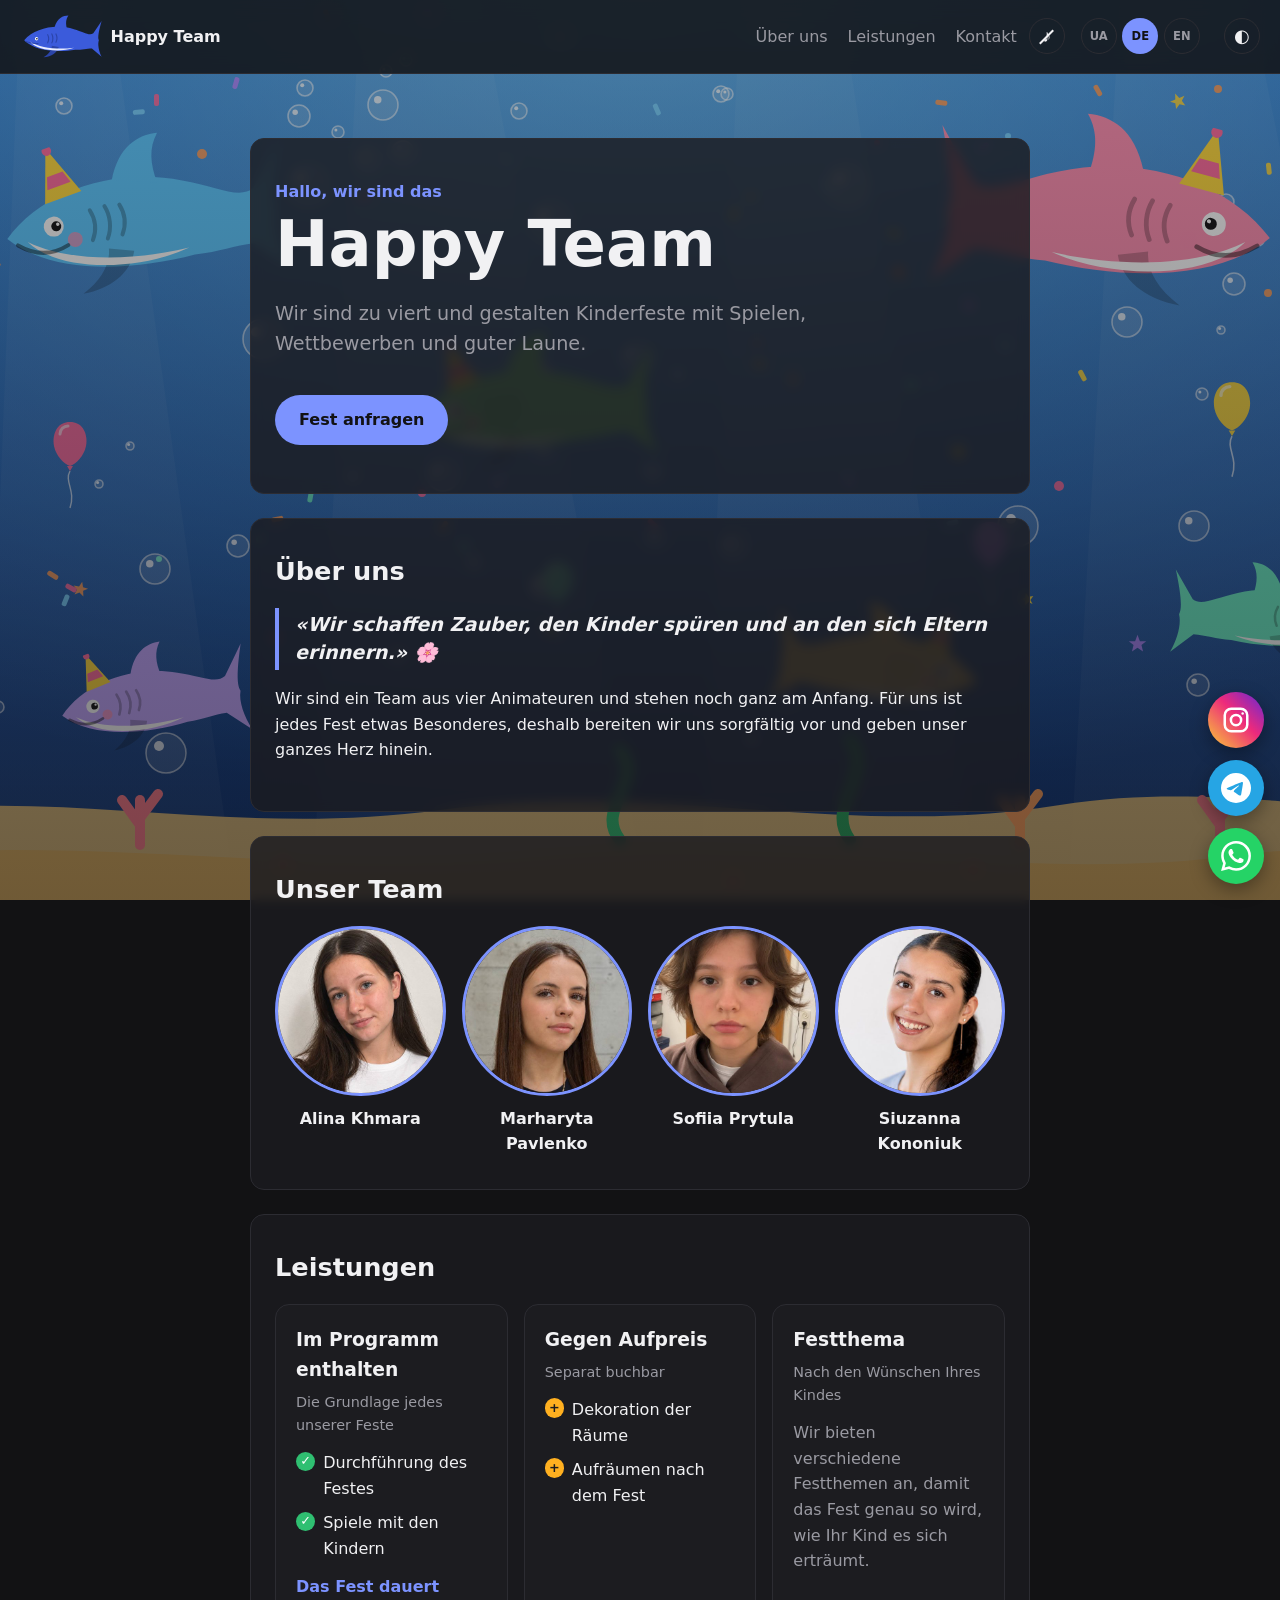
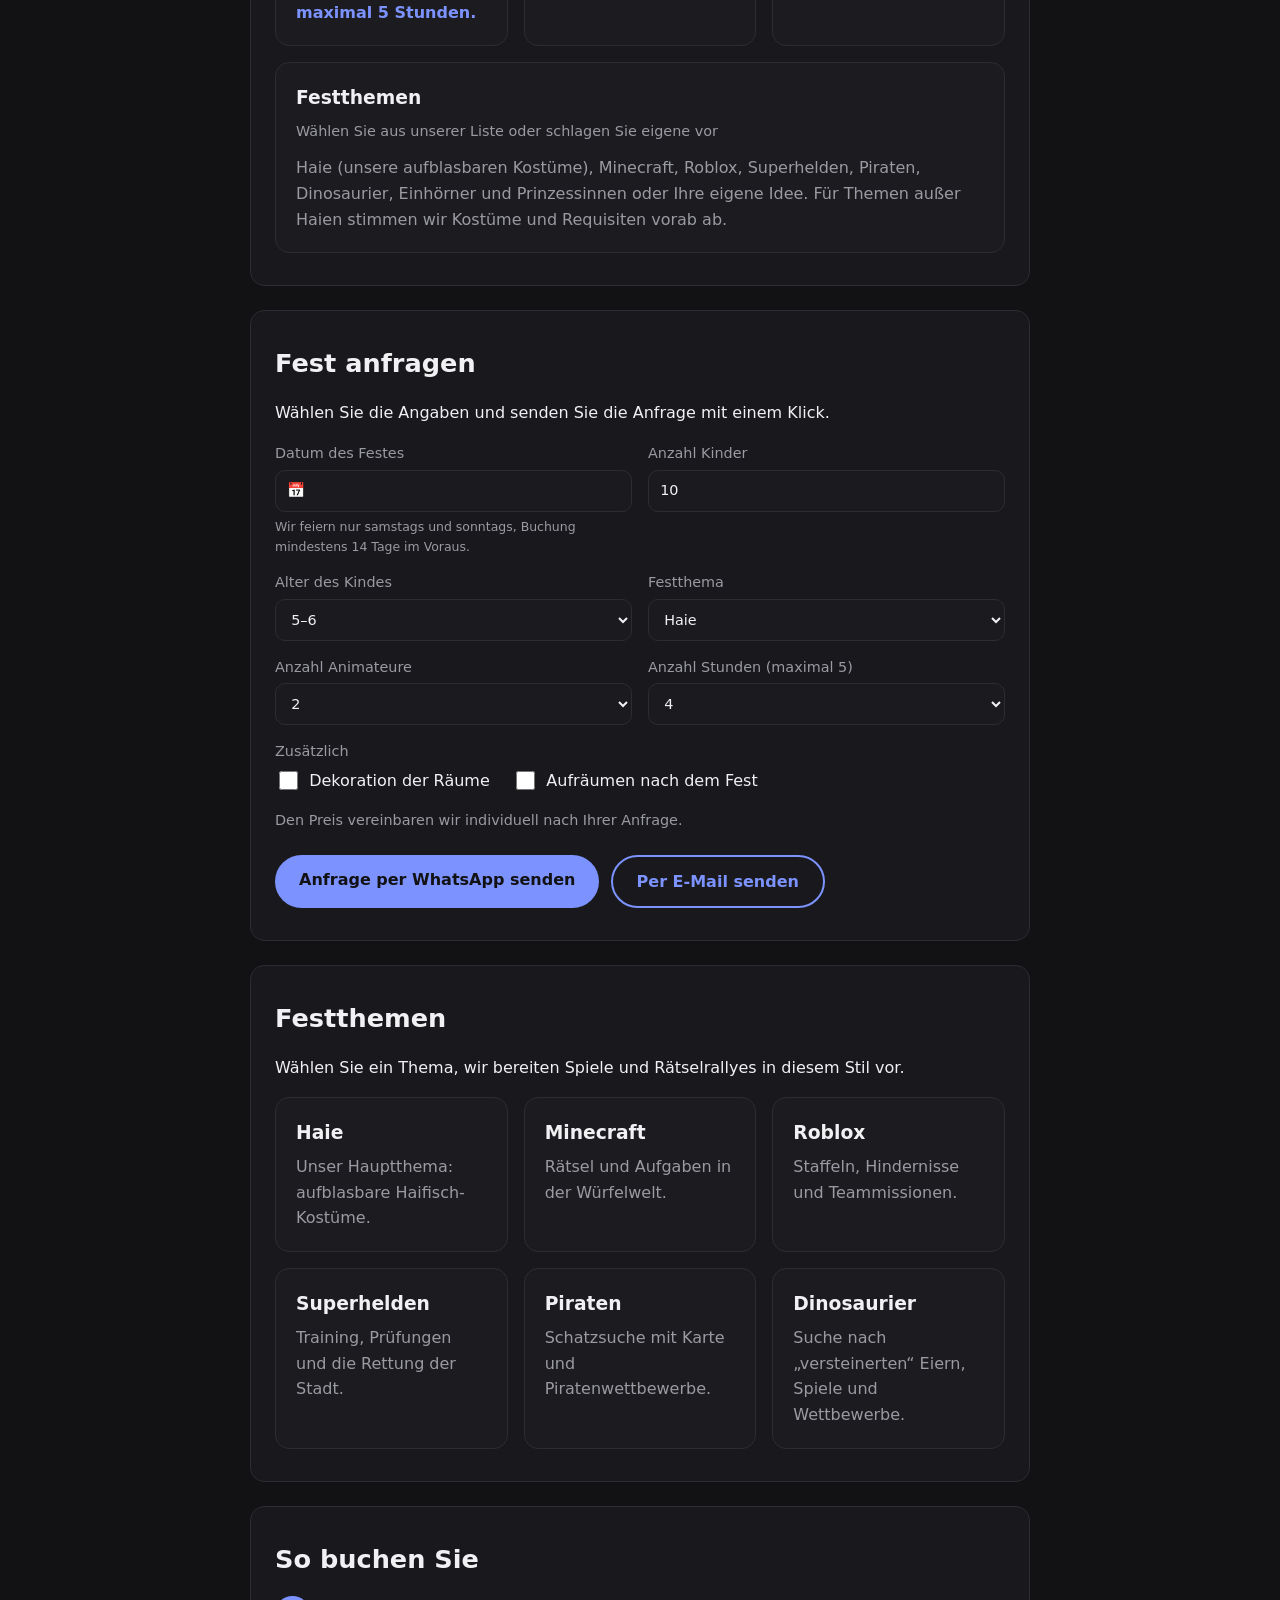
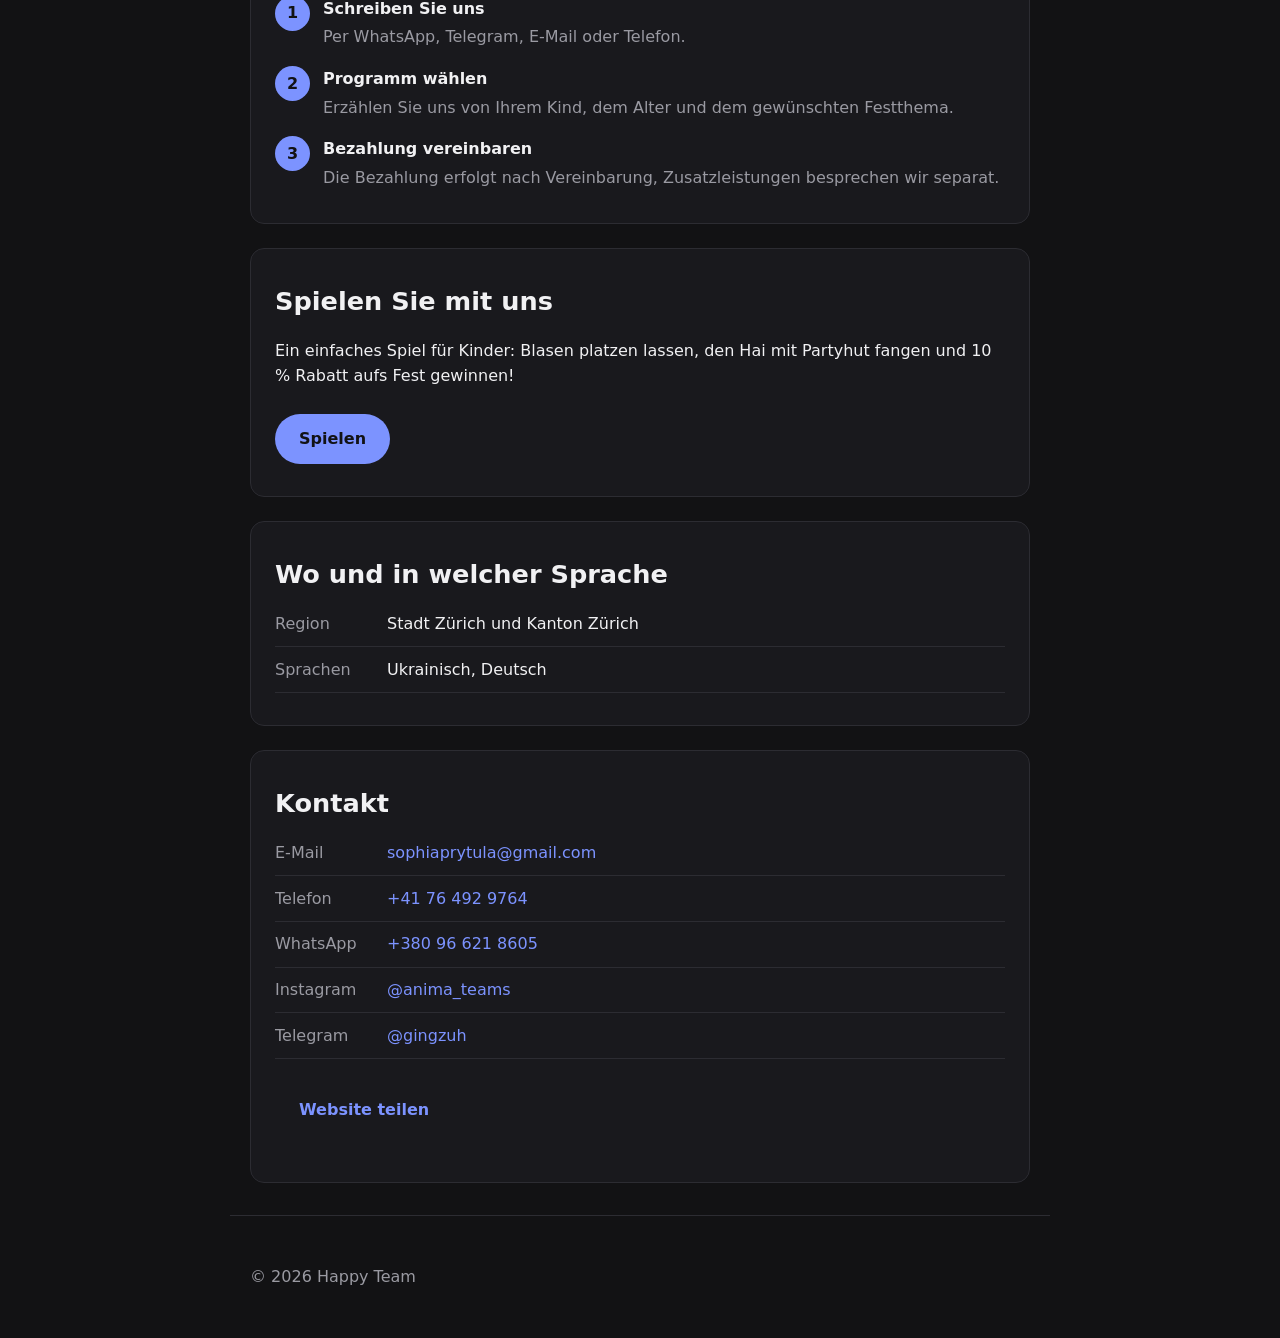
<file: index.html>
<!doctype html>
<html lang="de" data-theme="dark">
<head>
  <meta charset="utf-8">
  <meta name="viewport" content="width=device-width, initial-scale=1">
  <title>Happy Team – Kinderfeste</title>
  <meta name="description" content="Ein Team aus vier Animateuren: Kinderfeste in der Stadt und im Kanton Zürich auf Ukrainisch und Deutsch.">
  <meta property="og:title" content="Happy Team – Kinderfeste">
  <meta property="og:description" content="Ein Team aus vier Animateuren: Kinderfeste in der Stadt und im Kanton Zürich auf Ukrainisch und Deutsch.">
  <meta property="og:type" content="website">
  <meta property="og:url" content="https://anima-shark.github.io/">
  <meta property="og:site_name" content="Happy Team">
  <meta property="og:image" content="https://anima-shark.github.io/og-image.png">
  <meta property="og:image:width" content="1200">
  <meta property="og:image:height" content="630">
  <meta name="twitter:card" content="summary_large_image">
  <link rel="canonical" href="https://anima-shark.github.io/">
  <link rel="alternate" hreflang="uk" href="https://anima-shark.github.io/?lang=uk">
  <link rel="alternate" hreflang="de" href="https://anima-shark.github.io/?lang=de">
  <link rel="alternate" hreflang="en" href="https://anima-shark.github.io/?lang=en">
  <link rel="alternate" hreflang="x-default" href="https://anima-shark.github.io/">
  <script type="application/ld+json">{"@context": "https://schema.org", "@type": "EntertainmentBusiness", "name": "Happy Team", "description": "Ein Team aus vier Animateuren: Kinderfeste in der Stadt und im Kanton Zürich auf Ukrainisch und Deutsch.", "url": "https://anima-shark.github.io/", "image": "https://anima-shark.github.io/og-image.png", "email": "sophiaprytula@gmail.com", "telephone": "+41764929764", "areaServed": [{"@type": "City", "name": "Zürich"}, {"@type": "AdministrativeArea", "name": "Kanton Zürich"}], "availableLanguage": ["uk", "de"], "sameAs": ["https://www.instagram.com/anima_teams/", "https://t.me/gingzuh"]}</script>
  <link rel="icon" type="image/svg+xml" href="logo.svg">
  <script>document.documentElement.classList.add("i18n-pending");setTimeout(function(){document.documentElement.classList.remove("i18n-pending")},2500)</script>
  <link rel="stylesheet" href="style.css?v=20261078">
</head>
<body>
  <header class="header">
    <a class="logo" href="#top" aria-label="Zum Seitenanfang" data-i18n-aria="logo.aria">
      <img src="logo.svg" alt="Haifisch-Logo" data-i18n-alt="logo.alt" width="82" height="44">
      <span data-i18n="logo.text">Happy Team</span>
    </a>
    <nav class="nav" aria-label="Hauptnavigation" data-i18n-aria="nav.aria">
      <a href="#about" data-i18n="nav.about">Über uns</a>
      <a href="#services" data-i18n="nav.services">Leistungen</a>
      <a href="#contacts" data-i18n="nav.contacts">Kontakt</a>
    </nav>
    <button class="theme-toggle" id="musicToggle" type="button" aria-label="Увімкнути музику" aria-pressed="false">♪</button>
    <div class="lang-switch" id="langSwitch" role="group" aria-label="Мова">
      <button type="button" data-lang="uk" aria-pressed="false">UA</button>
      <button type="button" data-lang="de" aria-pressed="true">DE</button>
      <button type="button" data-lang="en" aria-pressed="false">EN</button>
    </div>
    <button class="theme-toggle" id="themeToggle" type="button" aria-label="Design wechseln" data-i18n-aria="theme.aria">◐</button>
  </header>

  <main id="top">
    <section class="hero">
      <p class="eyebrow" data-i18n="hero.eyebrow">Hallo, wir sind das</p>
      <h1 data-i18n="hero.title">Happy Team</h1>
      <p class="lead" data-i18n="hero.lead">Wir sind zu viert und gestalten Kinderfeste mit Spielen, Wettbewerben und guter Laune.</p>
      <a class="btn" href="#calc" data-i18n="hero.btn">Fest anfragen</a>
    </section>

    <section id="about" class="section reveal">
      <h2 data-i18n="about.title">Über uns</h2>
      <blockquote class="quote" data-i18n="about.quote">«Wir schaffen Zauber, den Kinder spüren und an den sich Eltern erinnern.» 🌸</blockquote>
      <p data-i18n="about.text">Wir sind ein Team aus vier Animateuren und stehen noch ganz am Anfang. Für uns ist jedes Fest etwas Besonderes, deshalb bereiten wir uns sorgfältig vor und geben unser ganzes Herz hinein.</p>
    </section>

    <section id="team" class="section reveal">
      <h2 data-i18n="team.title">Unser Team</h2>
      <ul class="team">
        <li><img src="team/alina.jpg?v=20261078" alt="Alina Khmara" width="240" height="240" loading="lazy"><span data-i18n="team.1">Alina Khmara</span></li>
        <li><img src="team/margarita.jpg?v=20261078" alt="Marharyta Pavlenko" width="240" height="240" loading="lazy"><span data-i18n="team.2">Marharyta Pavlenko</span></li>
        <li><img src="team/sofiia.jpg?v=20261078" alt="Sofiia Prytula" width="240" height="240" loading="lazy"><span data-i18n="team.3">Sofiia Prytula</span></li>
        <li><img src="team/siuzana.jpg?v=20261078" alt="Siuzanna Kononiuk" width="240" height="240" loading="lazy"><span data-i18n="team.4">Siuzanna Kononiuk</span></li>
      </ul>
    </section>

    <section id="services" class="section reveal">
      <h2 data-i18n="services.title">Leistungen</h2>
      <div class="cards">
        <article class="card">
          <h3 data-i18n="services.base.title">Im Programm enthalten</h3>
          <p class="card-note" data-i18n="services.base.note">Die Grundlage jedes unserer Feste</p>
          <ul class="checklist base">
            <li data-i18n="services.base.1">Durchführung des Festes</li>
            <li data-i18n="services.base.2">Spiele mit den Kindern</li>
          </ul>
          <p class="price" data-i18n="services.base.price">Das Fest dauert maximal 5 Stunden.</p>
        </article>
        <article class="card">
          <h3 data-i18n="services.extra.title">Gegen Aufpreis</h3>
          <p class="card-note" data-i18n="services.extra.note">Separat buchbar</p>
          <ul class="checklist extra">
            <li data-i18n="services.extra.1">Dekoration der Räume</li>
            <li data-i18n="services.extra.2">Aufräumen nach dem Fest</li>
          </ul>
        </article>
        <article class="card">
          <h3 data-i18n="services.style.title">Festthema</h3>
          <p class="card-note" data-i18n="services.style.note">Nach den Wünschen Ihres Kindes</p>
          <p data-i18n="services.style.text">Wir bieten verschiedene Festthemen an, damit das Fest genau so wird, wie Ihr Kind es sich erträumt.</p>
        </article>
        <article class="card wide">
          <h3 data-i18n="costumes.title">Festthemen</h3>
          <p class="card-note" data-i18n="costumes.note">Wählen Sie aus unserer Liste oder schlagen Sie eigene vor</p>
          <p data-i18n="costumes.text">Haie (unsere aufblasbaren Kostüme), Minecraft, Roblox, Superhelden, Piraten, Dinosaurier, Einhörner und Prinzessinnen oder Ihre eigene Idee. Für Themen außer Haien stimmen wir Kostüme und Requisiten vorab ab.</p>
        </article>
      </div>
    </section>

    <section id="calc" class="section reveal">
      <h2 data-i18n="calc.title">Fest anfragen</h2>
      <p data-i18n="calc.lead">Wählen Sie die Angaben und senden Sie die Anfrage mit einem Klick.</p>
      <form id="calcForm" class="calc-form" autocomplete="off">
        <label class="field"><span data-i18n="calc.date">Datum des Festes</span><input id="cDate" type="text" readonly inputmode="none" placeholder="📅"></label>
        <label class="field"><span data-i18n="calc.kids">Anzahl Kinder</span><input id="cKids" type="number" min="1" max="40" value="10" inputmode="numeric"></label>
        <label class="field"><span data-i18n="calc.age">Alter des Kindes</span>
          <select id="cAge"><option>3–4</option><option selected>5–6</option><option>7–8</option><option>9–10</option><option>11+</option></select>
        </label>
        <label class="field"><span data-i18n="calc.theme">Festthema</span>
          <select id="cTheme">
            <option value="shark" data-i18n="th.shark.name">Haie</option>
            <option value="minecraft" data-i18n="th.minecraft.name">Minecraft</option>
            <option value="roblox" data-i18n="th.roblox.name">Roblox</option>
            <option value="superheroes" data-i18n="th.superheroes.name">Superhelden</option>
            <option value="pirates" data-i18n="th.pirates.name">Piraten</option>
            <option value="dinosaurs" data-i18n="th.dinosaurs.name">Dinosaurier</option>
            <option value="other" data-i18n="calc.theme.other">Anderes Thema oder eigene Idee</option>
          </select>
        </label>
        <label class="field"><span data-i18n="calc.animators">Anzahl Animateure</span>
          <select id="cAnimators"><option>1</option><option selected>2</option><option>3</option><option>4</option></select>
        </label>
        <label class="field"><span data-i18n="calc.hours">Anzahl Stunden (maximal 5)</span>
          <select id="cHours"><option>1</option><option>2</option><option>3</option><option selected>4</option><option>5</option></select>
        </label>
        <fieldset class="field extras">
          <legend data-i18n="calc.extras">Zusätzlich</legend>
          <label class="check"><input id="cDeco" type="checkbox"> <span data-i18n="services.extra.1">Dekoration der Räume</span></label>
          <label class="check"><input id="cClean" type="checkbox"> <span data-i18n="services.extra.2">Aufräumen nach dem Fest</span></label>
        </fieldset>
      </form>
      <p class="price-note" data-i18n="calc.note">Den Preis vereinbaren wir individuell nach Ihrer Anfrage.</p>
      <div class="calc-actions">
        <a id="cWa" class="btn" href="#" target="_blank" rel="noopener" data-i18n="calc.send.wa">Anfrage per WhatsApp senden</a>
        <a id="cMail" class="btn btn-ghost" href="#" data-i18n="calc.send.mail">Per E-Mail senden</a>
      </div>
    </section>

    <section id="themes" class="section reveal">
      <h2 data-i18n="th.section.title">Festthemen</h2>
      <p data-i18n="th.section.lead">Wählen Sie ein Thema, wir bereiten Spiele und Rätselrallyes in diesem Stil vor.</p>
      <div class="cards">
        <a class="card" href="theme-shark.html">
          <h3 data-i18n="th.shark.name">Haie</h3>
          <p data-i18n="th.shark.card">Unser Hauptthema: aufblasbare Haifisch-Kostüme.</p>
        </a>
        <a class="card" href="theme-minecraft.html">
          <h3 data-i18n="th.minecraft.name">Minecraft</h3>
          <p data-i18n="th.minecraft.card">Rätsel und Aufgaben in der Würfelwelt.</p>
        </a>
        <a class="card" href="theme-roblox.html">
          <h3 data-i18n="th.roblox.name">Roblox</h3>
          <p data-i18n="th.roblox.card">Staffeln, Hindernisse und Teammissionen.</p>
        </a>
        <a class="card" href="theme-superheroes.html">
          <h3 data-i18n="th.superheroes.name">Superhelden</h3>
          <p data-i18n="th.superheroes.card">Training, Prüfungen und die Rettung der Stadt.</p>
        </a>
        <a class="card" href="theme-pirates.html">
          <h3 data-i18n="th.pirates.name">Piraten</h3>
          <p data-i18n="th.pirates.card">Schatzsuche mit Karte und Piratenwettbewerbe.</p>
        </a>
        <a class="card" href="theme-dinosaurs.html">
          <h3 data-i18n="th.dinosaurs.name">Dinosaurier</h3>
          <p data-i18n="th.dinosaurs.card">Suche nach „versteinerten“ Eiern, Spiele und Wettbewerbe.</p>
        </a>
      </div>
    </section>

    <section id="how" class="section reveal">
      <h2 data-i18n="how.title">So buchen Sie</h2>
      <ol class="steps">
        <li><strong data-i18n="how.1.t">Schreiben Sie uns</strong><p data-i18n="how.1.d">Per WhatsApp, Telegram, E-Mail oder Telefon.</p></li>
        <li><strong data-i18n="how.2.t">Programm wählen</strong><p data-i18n="how.2.d">Erzählen Sie uns von Ihrem Kind, dem Alter und dem gewünschten Festthema.</p></li>
        <li><strong data-i18n="how.3.t">Bezahlung vereinbaren</strong><p data-i18n="how.3.d">Die Bezahlung erfolgt nach Vereinbarung, Zusatzleistungen besprechen wir separat.</p></li>
      </ol>
    </section>

    <section id="play" class="section reveal">
      <h2 data-i18n="game.link.title">Spielen Sie mit uns</h2>
      <p data-i18n="game.link.text">Ein einfaches Spiel für Kinder: Blasen platzen lassen, den Hai mit Partyhut fangen und 10 % Rabatt aufs Fest gewinnen!</p>
      <a class="btn" href="game.html" data-i18n="game.start">Spielen</a>
    </section>

    <section id="where" class="section reveal">
      <h2 data-i18n="where.title">Wo und in welcher Sprache</h2>
      <ul class="contacts">
        <li><span data-i18n="where.countries.l">Region</span> <span class="v" data-i18n="where.countries.v">Stadt Zürich und Kanton Zürich</span></li>
        <li><span data-i18n="where.langs.l">Sprachen</span> <span class="v" data-i18n="where.langs.v">Ukrainisch, Deutsch</span></li>
      </ul>
    </section>

    <section id="contacts" class="section reveal">
      <h2 data-i18n="contacts.title">Kontakt</h2>
      <ul class="contacts">
        <li><span data-i18n="contacts.email">E-Mail</span> <a href="mailto:sophiaprytula@gmail.com">sophiaprytula@gmail.com</a></li>
        <li><span data-i18n="contacts.phone">Telefon</span> <a href="tel:+41764929764">+41 76 492 9764</a></li>
        <li><span>WhatsApp</span> <a data-wa="380966218605" href="https://wa.me/380966218605" target="_blank" rel="noopener">+380 96 621 8605</a></li>
        <li><span>Instagram</span> <a href="https://www.instagram.com/anima_teams/" target="_blank" rel="noopener">@anima_teams</a></li>
        <li><span>Telegram</span> <a href="https://t.me/gingzuh" target="_blank" rel="noopener">@gingzuh</a></li>
      </ul>
      <p><button type="button" id="shareBtn" class="btn btn-ghost" data-i18n="share.btn">Website teilen</button></p>
    </section>
  </main>

  <footer class="footer">
    <p>© <span id="year"></span> <span data-i18n="footer.name">Happy Team</span></p>
  </footer>

  <a class="wa-fab ig-fab" href="https://www.instagram.com/anima_teams/" target="_blank" rel="noopener" aria-label="Instagram öffnen" data-i18n-aria="ig.aria">
    <svg viewBox="0 0 24 24" width="28" height="28" aria-hidden="true" fill="none" stroke="currentColor" stroke-width="2" stroke-linecap="round" stroke-linejoin="round"><rect x="3" y="3" width="18" height="18" rx="5.2"/><circle cx="12" cy="12" r="4.1"/><circle cx="17.3" cy="6.7" r="1" fill="currentColor" stroke="none"/></svg>
  </a>

  <a class="wa-fab tg-fab" href="https://t.me/gingzuh" target="_blank" rel="noopener" aria-label="Per Telegram schreiben" data-i18n-aria="tg.aria">
    <svg viewBox="0 0 24 24" width="28" height="28" aria-hidden="true"><path fill="currentColor" d="M11.944 0A12 12 0 0 0 0 12a12 12 0 0 0 12 12 12 12 0 0 0 12-12A12 12 0 0 0 12 0a12 12 0 0 0-.056 0zm4.962 7.224c.1-.002.321.023.465.14a.506.506 0 0 1 .171.325c.016.093.036.306.02.472-.18 1.898-.962 6.502-1.36 8.627-.168.9-.499 1.201-.82 1.23-.696.065-1.225-.46-1.9-.902-1.056-.693-1.653-1.124-2.678-1.8-1.185-.78-.417-1.21.258-1.91.177-.184 3.247-2.977 3.307-3.23.007-.032.014-.15-.056-.212s-.174-.041-.249-.024c-.106.024-1.793 1.14-5.061 3.345-.48.33-.913.49-1.302.48-.428-.008-1.252-.241-1.865-.44-.752-.245-1.349-.374-1.297-.789.027-.216.325-.437.893-.663 3.498-1.524 5.83-2.529 6.998-3.014 3.332-1.386 4.025-1.627 4.476-1.635z"/></svg>
  </a>

  <a class="wa-fab" data-wa="380966218605" href="https://wa.me/380966218605" target="_blank" rel="noopener" aria-label="Per WhatsApp schreiben" data-i18n-aria="wa.aria">
    <svg viewBox="0 0 24 24" width="30" height="30" aria-hidden="true"><path fill="currentColor" d="M17.472 14.382c-.297-.149-1.758-.867-2.03-.967-.273-.099-.471-.148-.67.15-.197.297-.767.966-.94 1.164-.173.199-.347.223-.644.075-.297-.15-1.255-.463-2.39-1.475-.883-.788-1.48-1.761-1.653-2.059-.173-.297-.018-.458.13-.606.134-.133.298-.347.446-.52.149-.174.198-.298.298-.497.099-.198.05-.371-.025-.52-.075-.149-.669-1.612-.916-2.207-.242-.579-.487-.5-.669-.51-.173-.008-.371-.01-.57-.01-.198 0-.52.074-.792.372-.272.297-1.04 1.016-1.04 2.479 0 1.462 1.065 2.875 1.213 3.074.149.198 2.096 3.2 5.077 4.487.709.306 1.262.489 1.694.625.712.227 1.36.195 1.871.118.571-.085 1.758-.719 2.006-1.413.248-.694.248-1.289.173-1.413-.074-.124-.272-.198-.57-.347m-5.421 7.403h-.004a9.87 9.87 0 01-5.031-1.378l-.361-.214-3.741.982.998-3.648-.235-.374a9.86 9.86 0 01-1.51-5.26c.001-5.45 4.436-9.884 9.888-9.884 2.64 0 5.122 1.03 6.988 2.898a9.825 9.825 0 012.893 6.994c-.003 5.45-4.437 9.884-9.885 9.884m8.413-18.297A11.815 11.815 0 0012.05 0C5.495 0 .16 5.335.157 11.892c0 2.096.547 4.142 1.588 5.945L.057 24l6.305-1.654a11.882 11.882 0 005.683 1.448h.005c6.554 0 11.89-5.335 11.893-11.893a11.821 11.821 0 00-3.48-8.413Z"/></svg>
  </a>

  <script src="i18n.js?v=20261078"></script>
  <script src="script.js?v=20261078"></script>
  <script src="calc.js?v=20261078"></script>
</body>
</html>
</file>
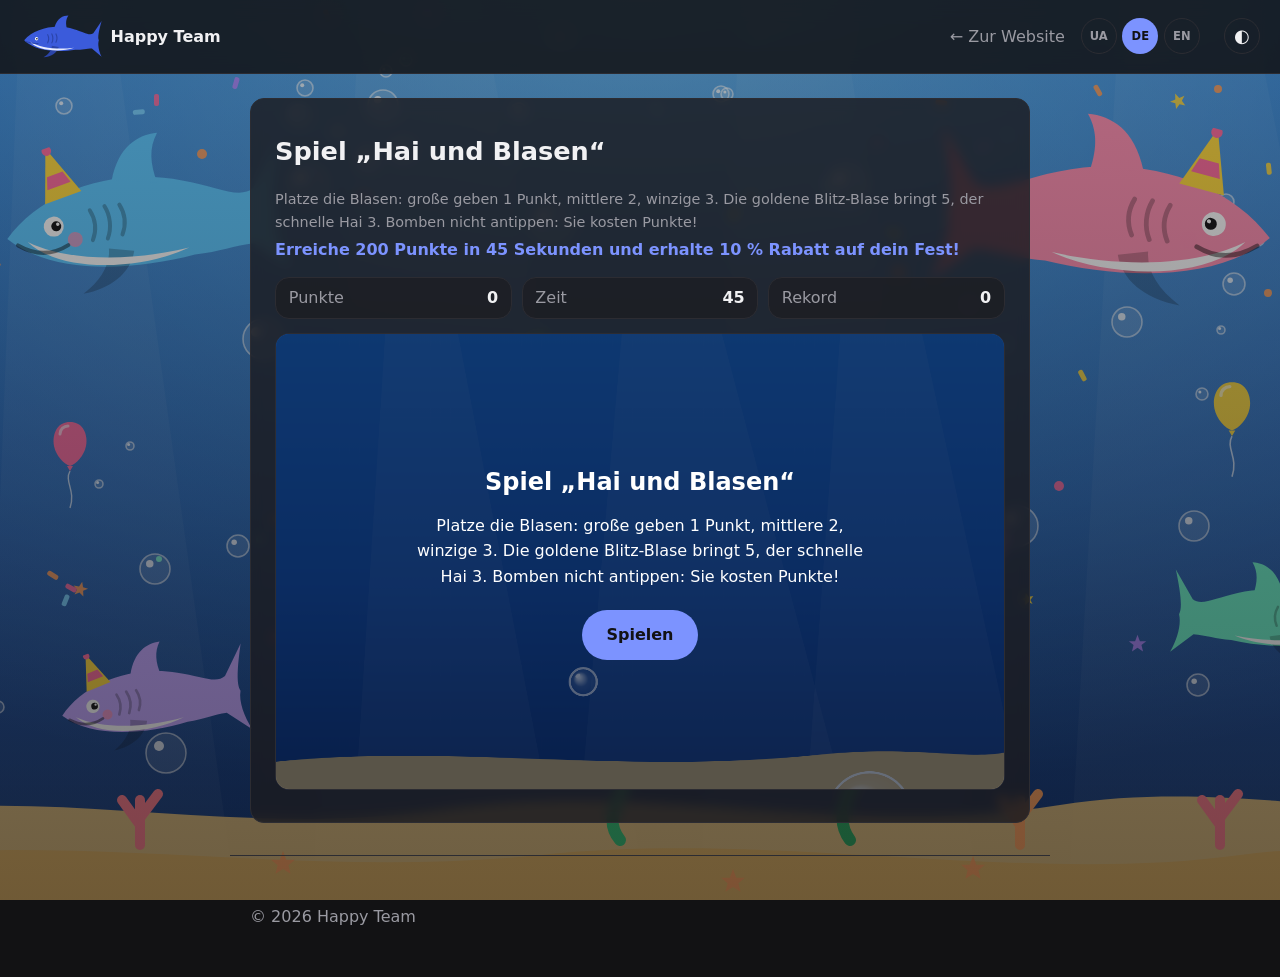
<file: game.html>
<!doctype html>
<html lang="uk" data-theme="dark" data-title-key="game.page.title" data-desc-key="game.page.desc">
<head>
  <meta charset="utf-8">
  <meta name="viewport" content="width=device-width, initial-scale=1">
  <title>Гра «Акула та бульбашки»</title>
  <meta name="description" content="Проста гра для дітей: лопай бульбашки та лови акулу в ковпачку.">
  <meta property="og:title" content="Гра «Акула та бульбашки»">
  <meta property="og:description" content="Проста гра для дітей: лопай бульбашки та лови акулу в ковпачку.">
  <meta property="og:type" content="website">
  <link rel="icon" type="image/svg+xml" href="logo.svg">
  <script>document.documentElement.classList.add("i18n-pending");setTimeout(function(){document.documentElement.classList.remove("i18n-pending")},2500)</script>
  <link rel="stylesheet" href="style.css?v=20261078">
</head>
<body>
  <header class="header">
    <a class="logo" href="index.html" aria-label="На початок" data-i18n-aria="logo.aria">
      <img src="logo.svg" alt="Логотип акули" data-i18n-alt="logo.alt" width="82" height="44">
      <span data-i18n="logo.text">Happy Team</span>
    </a>
    <nav class="nav" aria-label="Основна навігація" data-i18n-aria="nav.aria">
      <a href="index.html" data-i18n="game.back">← На сайт</a>
    </nav>
    <div class="lang-switch" id="langSwitch" role="group" aria-label="Мова">
      <button type="button" data-lang="uk" aria-pressed="true">UA</button>
      <button type="button" data-lang="de" aria-pressed="false">DE</button>
      <button type="button" data-lang="en" aria-pressed="false">EN</button>
    </div>
    <button class="theme-toggle" id="themeToggle" type="button" aria-label="Змінити тему" data-i18n-aria="theme.aria">◐</button>
  </header>

  <main id="top">
    <section class="section game-wrap">
      <h1 class="game-title" data-i18n="game.page.title">Гра «Акула та бульбашки»</h1>
      <p class="price-note" data-i18n="game.hint">Лопай бульбашки: великі дають 1 бал, середні 2, мініатюрні 3. Золота блискавична бульбашка дає 5, швидка акула 3. Бомби не чіпай: вони забирають бали!</p>

      <p class="goal" id="goalText"></p>

      <div class="hud">
        <div><span data-i18n="game.score">Очки</span> <b id="score">0</b></div>
        <div><span data-i18n="game.time">Час</span> <b id="time">45</b></div>
        <div><span data-i18n="game.best">Рекорд</span> <b id="best">0</b></div>
      </div>

      <div class="stage">
        <canvas id="game" width="1600" height="1000" aria-label="Гра: лопай бульбашки" role="img"></canvas>
        <div class="overlay" id="overlay">
          <h2 id="overlayTitle" data-i18n="game.page.title">Гра «Акула та бульбашки»</h2>
          <p id="overlayText" data-i18n="game.hint">Лопай бульбашки: великі дають 1 бал, середні 2, мініатюрні 3. Золота блискавична бульбашка дає 5, швидка акула 3. Бомби не чіпай: вони забирають бали!</p>
          <button class="btn" id="startBtn" type="button" data-i18n="game.start">Грати</button>
          <a class="btn" id="discountBtn" href="#" target="_blank" rel="noopener" hidden data-i18n="game.discount.btn">Забрати знижку у WhatsApp</a>
        </div>
      </div>
    </section>
  </main>

  <footer class="footer">
    <p>© <span id="year"></span> <span data-i18n="footer.name">Happy Team</span></p>
  </footer>

  <script src="i18n.js?v=20261078"></script>
  <script src="game.js?v=20261078"></script>
</body>
</html>
</file>
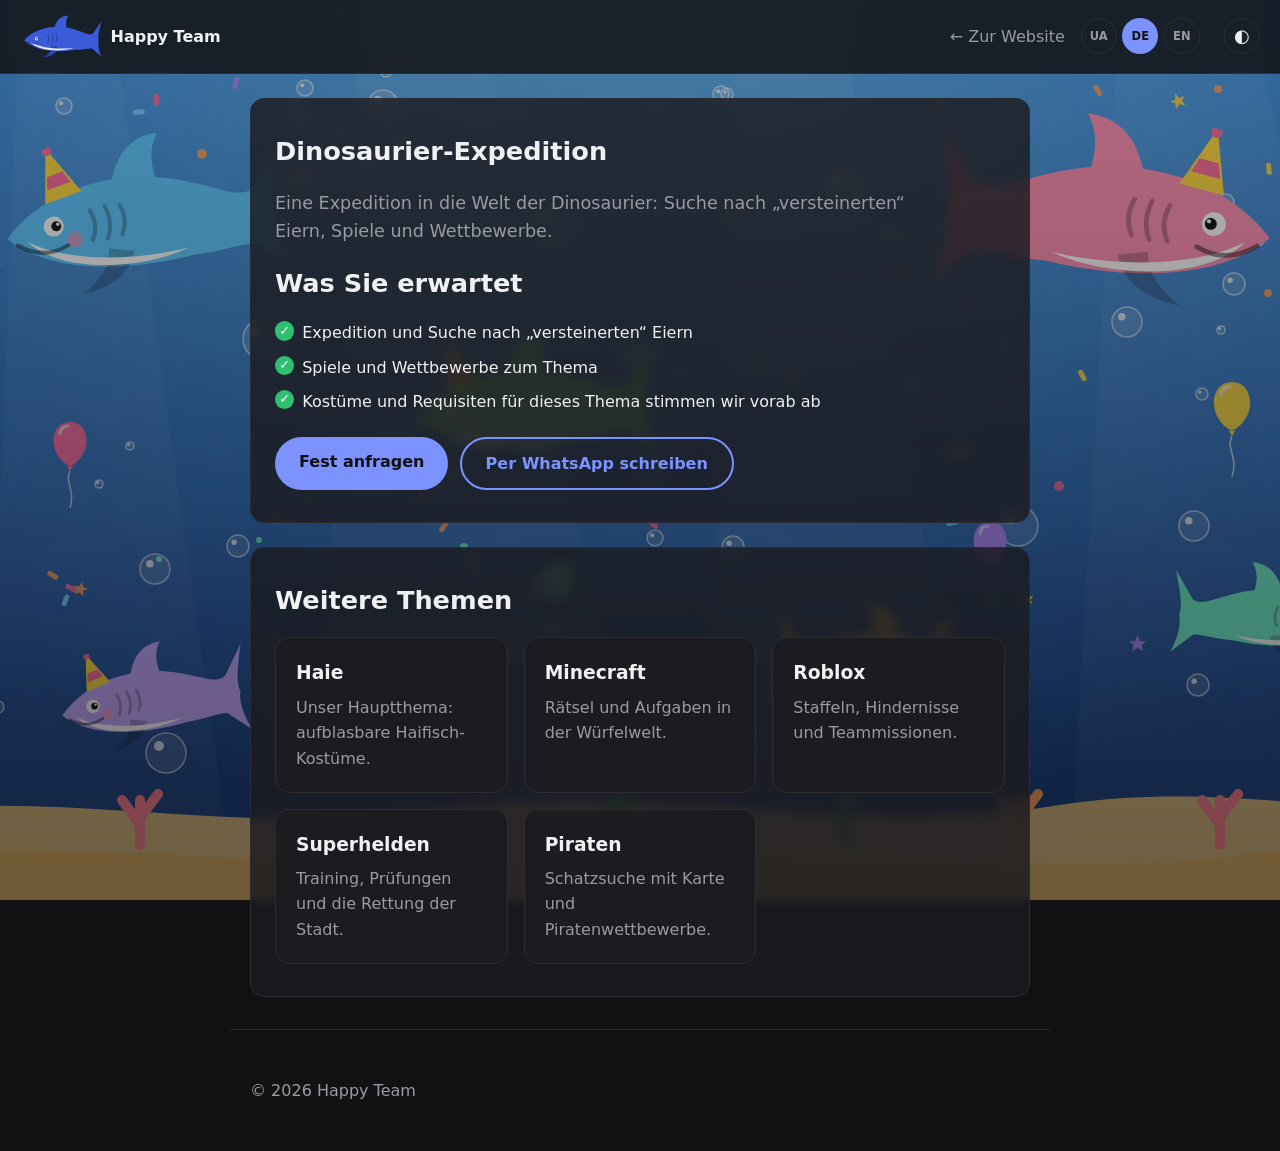
<file: theme-dinosaurs.html>
<!doctype html>
<html lang="de" data-theme="dark" data-title-key="th.dinosaurs.ptitle" data-desc-key="th.dinosaurs.lead">
<head>
  <meta charset="utf-8">
  <meta name="viewport" content="width=device-width, initial-scale=1">
  <title>Dinosaurier-Party für Kinder in Zürich | Happy Team</title>
  <meta name="description" content="Eine Expedition in die Welt der Dinosaurier: Suche nach „versteinerten“ Eiern, Spiele und Wettbewerbe.">
  <meta property="og:title" content="Dinosaurier-Party für Kinder in Zürich | Happy Team">
  <meta property="og:description" content="Eine Expedition in die Welt der Dinosaurier: Suche nach „versteinerten“ Eiern, Spiele und Wettbewerbe.">
  <meta property="og:type" content="website">
  <meta property="og:url" content="https://anima-shark.github.io/theme-dinosaurs.html">
  <meta property="og:image" content="https://anima-shark.github.io/og-image.png">
  <meta property="og:image:width" content="1200">
  <meta property="og:image:height" content="630">
  <meta name="twitter:card" content="summary_large_image">
  <link rel="canonical" href="https://anima-shark.github.io/theme-dinosaurs.html">
  <link rel="alternate" hreflang="uk" href="https://anima-shark.github.io/theme-dinosaurs.html?lang=uk">
  <link rel="alternate" hreflang="de" href="https://anima-shark.github.io/theme-dinosaurs.html?lang=de">
  <link rel="alternate" hreflang="en" href="https://anima-shark.github.io/theme-dinosaurs.html?lang=en">
  <link rel="alternate" hreflang="x-default" href="https://anima-shark.github.io/theme-dinosaurs.html">
  <link rel="icon" type="image/svg+xml" href="logo.svg">
  <script>document.documentElement.classList.add("i18n-pending");setTimeout(function(){document.documentElement.classList.remove("i18n-pending")},2500)</script>
  <link rel="stylesheet" href="style.css?v=20261078">
</head>
<body>
  <header class="header">
    <a class="logo" href="index.html" aria-label="Zum Seitenanfang" data-i18n-aria="logo.aria">
      <img src="logo.svg" alt="Haifisch-Logo" data-i18n-alt="logo.alt" width="82" height="44">
      <span data-i18n="logo.text">Happy Team</span>
    </a>
    <nav class="nav" aria-label="Hauptnavigation" data-i18n-aria="nav.aria">
      <a href="index.html" data-i18n="game.back">← Zur Website</a>
    </nav>
    <div class="lang-switch" id="langSwitch" role="group" aria-label="Sprache">
      <button type="button" data-lang="uk" aria-pressed="false">UA</button>
      <button type="button" data-lang="de" aria-pressed="true">DE</button>
      <button type="button" data-lang="en" aria-pressed="false">EN</button>
    </div>
    <button class="theme-toggle" id="themeToggle" type="button" aria-label="Design wechseln" data-i18n-aria="theme.aria">◐</button>
  </header>

  <main id="top">
    <section class="section">
      <h1 class="game-title" data-i18n="th.dinosaurs.title">Dinosaurier-Expedition</h1>
      <p class="lead2" data-i18n="th.dinosaurs.lead">Eine Expedition in die Welt der Dinosaurier: Suche nach „versteinerten“ Eiern, Spiele und Wettbewerbe.</p>
      <h2 class="h2-small" data-i18n="th.included">Was Sie erwartet</h2>
      <ul class="checklist base">
            <li data-i18n="th.dinosaurs.b1">Expedition und Suche nach „versteinerten“ Eiern</li>
            <li data-i18n="th.dinosaurs.b2">Spiele und Wettbewerbe zum Thema</li>
            <li data-i18n="th.dinosaurs.b3">Kostüme und Requisiten für dieses Thema stimmen wir vorab ab</li>
      </ul>
      <div class="calc-actions">
        <a class="btn" href="index.html?theme=dinosaurs#calc" data-i18n="th.cta.calc">Fest anfragen</a>
        <a class="btn btn-ghost" data-wa="380966218605" href="https://wa.me/380966218605" target="_blank" rel="noopener" data-i18n="th.cta.wa">Per WhatsApp schreiben</a>
      </div>
    </section>

    <section class="section">
      <h2 data-i18n="th.others">Weitere Themen</h2>
      <div class="cards">
          <a class="card" href="theme-shark.html">
            <h3 data-i18n="th.shark.name">Haie</h3>
            <p data-i18n="th.shark.card">Unser Hauptthema: aufblasbare Haifisch-Kostüme.</p>
          </a>
          <a class="card" href="theme-minecraft.html">
            <h3 data-i18n="th.minecraft.name">Minecraft</h3>
            <p data-i18n="th.minecraft.card">Rätsel und Aufgaben in der Würfelwelt.</p>
          </a>
          <a class="card" href="theme-roblox.html">
            <h3 data-i18n="th.roblox.name">Roblox</h3>
            <p data-i18n="th.roblox.card">Staffeln, Hindernisse und Teammissionen.</p>
          </a>
          <a class="card" href="theme-superheroes.html">
            <h3 data-i18n="th.superheroes.name">Superhelden</h3>
            <p data-i18n="th.superheroes.card">Training, Prüfungen und die Rettung der Stadt.</p>
          </a>
          <a class="card" href="theme-pirates.html">
            <h3 data-i18n="th.pirates.name">Piraten</h3>
            <p data-i18n="th.pirates.card">Schatzsuche mit Karte und Piratenwettbewerbe.</p>
          </a>
      </div>
    </section>
  </main>

  <footer class="footer">
    <p>© <span id="year"></span> <span data-i18n="footer.name">Happy Team</span></p>
  </footer>

  <script src="i18n.js?v=20261078"></script>
  <script src="page.js?v=20261078"></script>
</body>
</html>
</file>
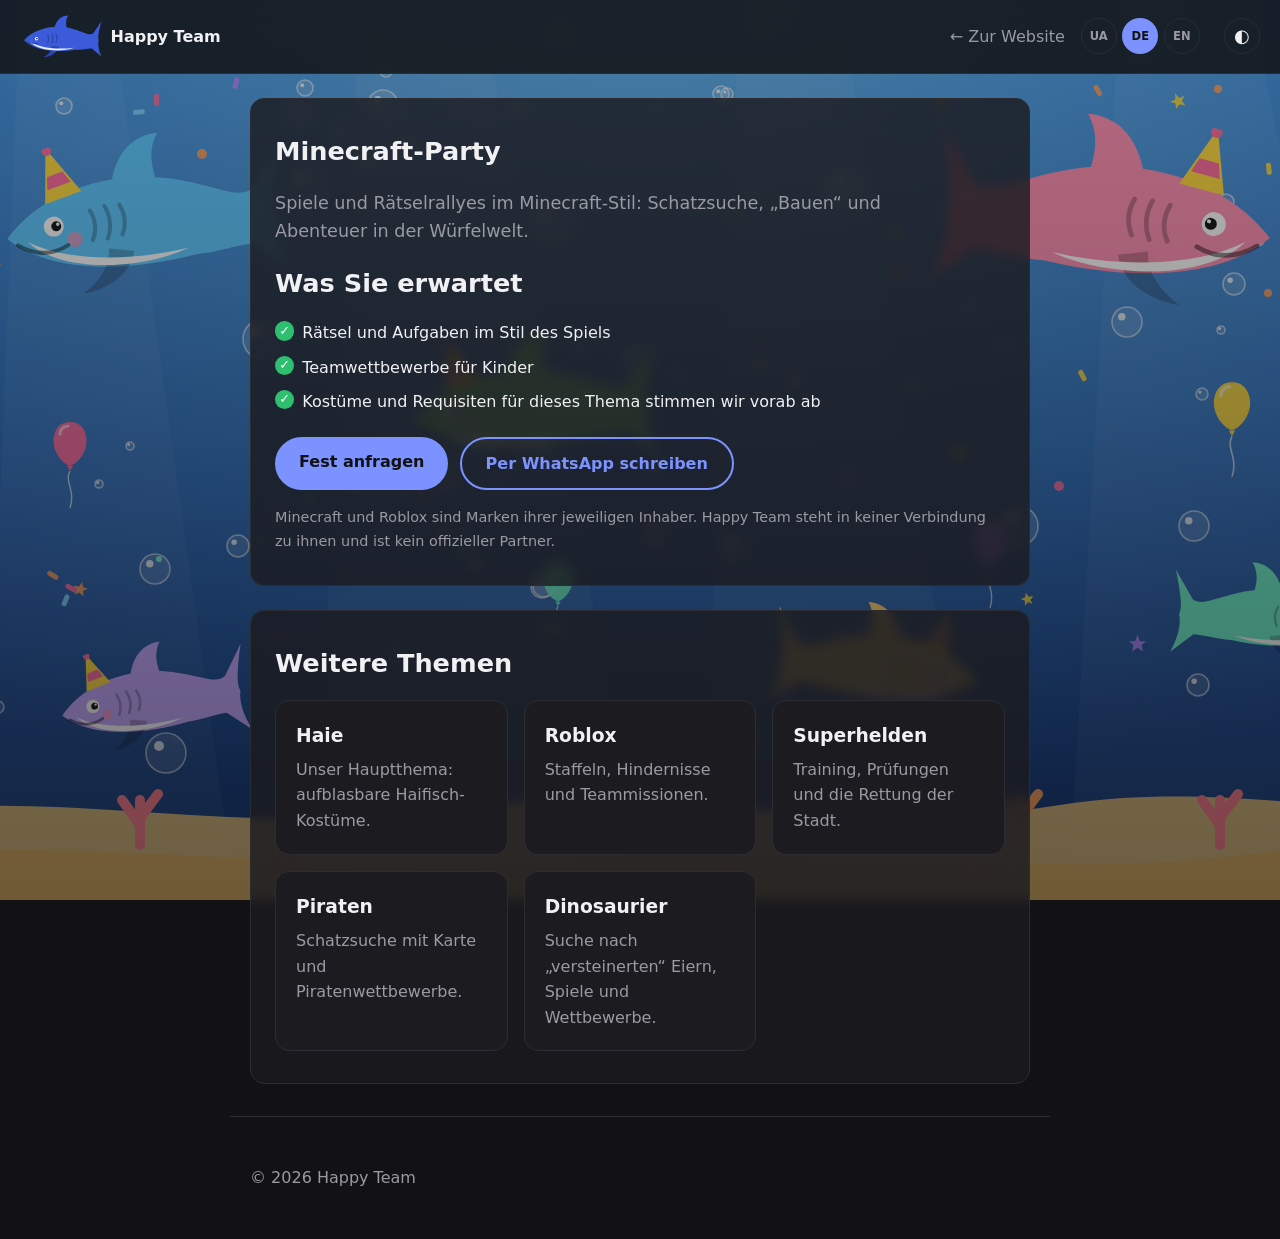
<file: theme-minecraft.html>
<!doctype html>
<html lang="de" data-theme="dark" data-title-key="th.minecraft.ptitle" data-desc-key="th.minecraft.lead">
<head>
  <meta charset="utf-8">
  <meta name="viewport" content="width=device-width, initial-scale=1">
  <title>Minecraft-Party für Kinder in Zürich | Happy Team</title>
  <meta name="description" content="Spiele und Rätselrallyes im Minecraft-Stil: Schatzsuche, „Bauen“ und Abenteuer in der Würfelwelt.">
  <meta property="og:title" content="Minecraft-Party für Kinder in Zürich | Happy Team">
  <meta property="og:description" content="Spiele und Rätselrallyes im Minecraft-Stil: Schatzsuche, „Bauen“ und Abenteuer in der Würfelwelt.">
  <meta property="og:type" content="website">
  <meta property="og:url" content="https://anima-shark.github.io/theme-minecraft.html">
  <meta property="og:image" content="https://anima-shark.github.io/og-image.png">
  <meta property="og:image:width" content="1200">
  <meta property="og:image:height" content="630">
  <meta name="twitter:card" content="summary_large_image">
  <link rel="canonical" href="https://anima-shark.github.io/theme-minecraft.html">
  <link rel="alternate" hreflang="uk" href="https://anima-shark.github.io/theme-minecraft.html?lang=uk">
  <link rel="alternate" hreflang="de" href="https://anima-shark.github.io/theme-minecraft.html?lang=de">
  <link rel="alternate" hreflang="en" href="https://anima-shark.github.io/theme-minecraft.html?lang=en">
  <link rel="alternate" hreflang="x-default" href="https://anima-shark.github.io/theme-minecraft.html">
  <link rel="icon" type="image/svg+xml" href="logo.svg">
  <script>document.documentElement.classList.add("i18n-pending");setTimeout(function(){document.documentElement.classList.remove("i18n-pending")},2500)</script>
  <link rel="stylesheet" href="style.css?v=20261078">
</head>
<body>
  <header class="header">
    <a class="logo" href="index.html" aria-label="Zum Seitenanfang" data-i18n-aria="logo.aria">
      <img src="logo.svg" alt="Haifisch-Logo" data-i18n-alt="logo.alt" width="82" height="44">
      <span data-i18n="logo.text">Happy Team</span>
    </a>
    <nav class="nav" aria-label="Hauptnavigation" data-i18n-aria="nav.aria">
      <a href="index.html" data-i18n="game.back">← Zur Website</a>
    </nav>
    <div class="lang-switch" id="langSwitch" role="group" aria-label="Sprache">
      <button type="button" data-lang="uk" aria-pressed="false">UA</button>
      <button type="button" data-lang="de" aria-pressed="true">DE</button>
      <button type="button" data-lang="en" aria-pressed="false">EN</button>
    </div>
    <button class="theme-toggle" id="themeToggle" type="button" aria-label="Design wechseln" data-i18n-aria="theme.aria">◐</button>
  </header>

  <main id="top">
    <section class="section">
      <h1 class="game-title" data-i18n="th.minecraft.title">Minecraft-Party</h1>
      <p class="lead2" data-i18n="th.minecraft.lead">Spiele und Rätselrallyes im Minecraft-Stil: Schatzsuche, „Bauen“ und Abenteuer in der Würfelwelt.</p>
      <h2 class="h2-small" data-i18n="th.included">Was Sie erwartet</h2>
      <ul class="checklist base">
            <li data-i18n="th.minecraft.b1">Rätsel und Aufgaben im Stil des Spiels</li>
            <li data-i18n="th.minecraft.b2">Teamwettbewerbe für Kinder</li>
            <li data-i18n="th.minecraft.b3">Kostüme und Requisiten für dieses Thema stimmen wir vorab ab</li>
      </ul>
      <div class="calc-actions">
        <a class="btn" href="index.html?theme=minecraft#calc" data-i18n="th.cta.calc">Fest anfragen</a>
        <a class="btn btn-ghost" data-wa="380966218605" href="https://wa.me/380966218605" target="_blank" rel="noopener" data-i18n="th.cta.wa">Per WhatsApp schreiben</a>
      </div>
      <p class="price-note" data-i18n="th.legal">Minecraft und Roblox sind Marken ihrer jeweiligen Inhaber. Happy Team steht in keiner Verbindung zu ihnen und ist kein offizieller Partner.</p>
    </section>

    <section class="section">
      <h2 data-i18n="th.others">Weitere Themen</h2>
      <div class="cards">
          <a class="card" href="theme-shark.html">
            <h3 data-i18n="th.shark.name">Haie</h3>
            <p data-i18n="th.shark.card">Unser Hauptthema: aufblasbare Haifisch-Kostüme.</p>
          </a>
          <a class="card" href="theme-roblox.html">
            <h3 data-i18n="th.roblox.name">Roblox</h3>
            <p data-i18n="th.roblox.card">Staffeln, Hindernisse und Teammissionen.</p>
          </a>
          <a class="card" href="theme-superheroes.html">
            <h3 data-i18n="th.superheroes.name">Superhelden</h3>
            <p data-i18n="th.superheroes.card">Training, Prüfungen und die Rettung der Stadt.</p>
          </a>
          <a class="card" href="theme-pirates.html">
            <h3 data-i18n="th.pirates.name">Piraten</h3>
            <p data-i18n="th.pirates.card">Schatzsuche mit Karte und Piratenwettbewerbe.</p>
          </a>
          <a class="card" href="theme-dinosaurs.html">
            <h3 data-i18n="th.dinosaurs.name">Dinosaurier</h3>
            <p data-i18n="th.dinosaurs.card">Suche nach „versteinerten“ Eiern, Spiele und Wettbewerbe.</p>
          </a>
      </div>
    </section>
  </main>

  <footer class="footer">
    <p>© <span id="year"></span> <span data-i18n="footer.name">Happy Team</span></p>
  </footer>

  <script src="i18n.js?v=20261078"></script>
  <script src="page.js?v=20261078"></script>
</body>
</html>
</file>
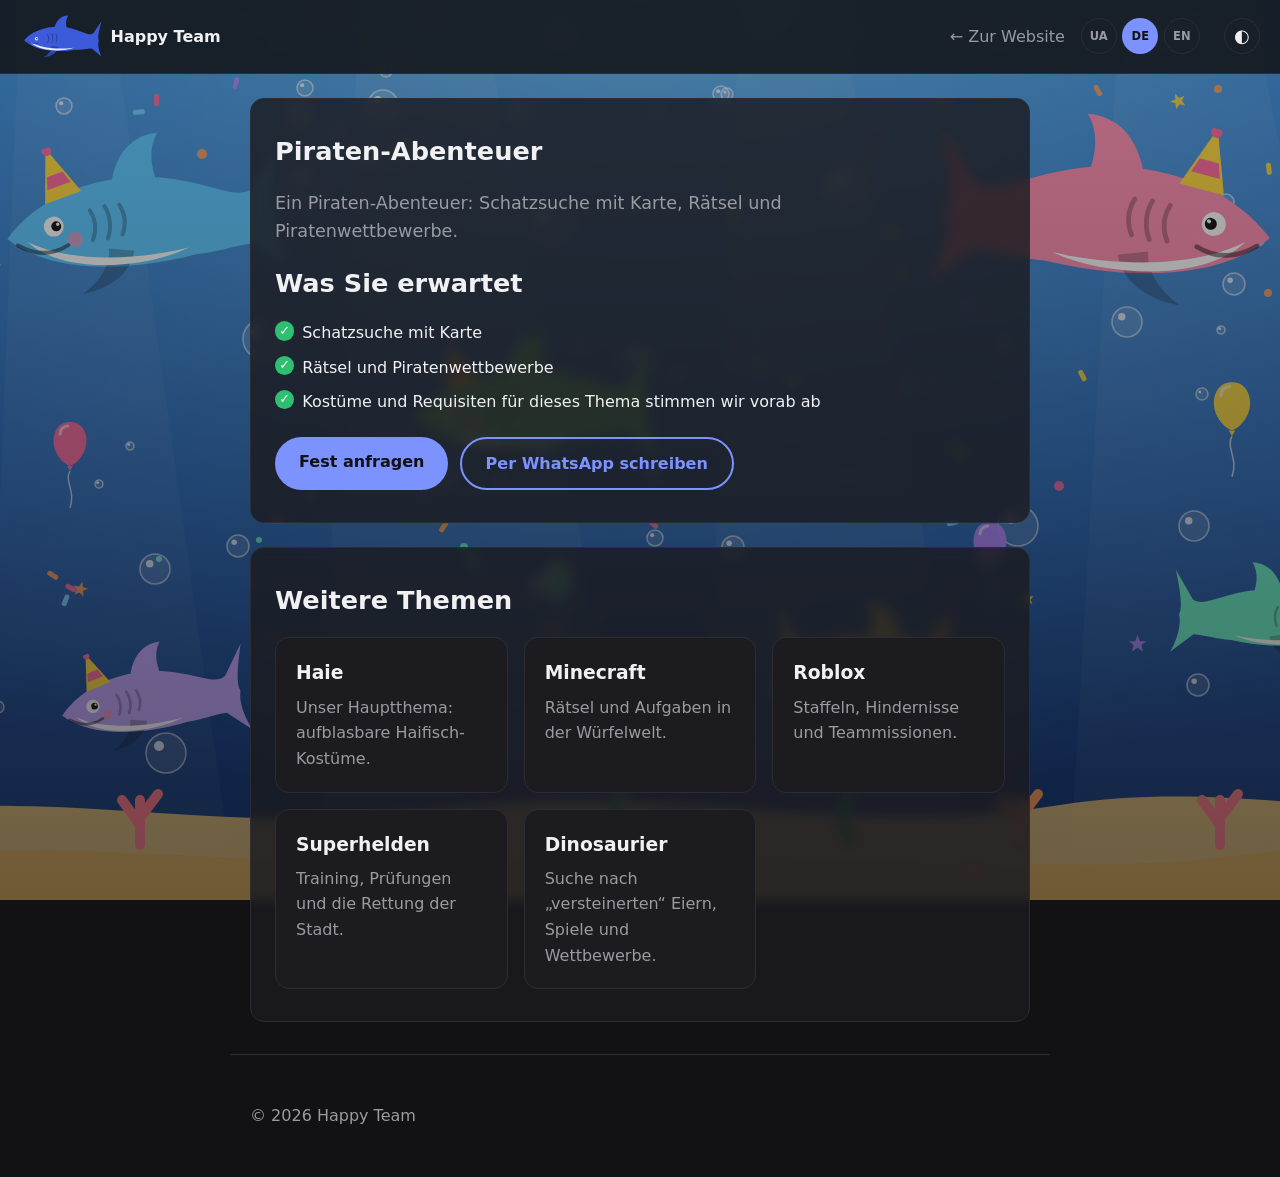
<file: theme-pirates.html>
<!doctype html>
<html lang="de" data-theme="dark" data-title-key="th.pirates.ptitle" data-desc-key="th.pirates.lead">
<head>
  <meta charset="utf-8">
  <meta name="viewport" content="width=device-width, initial-scale=1">
  <title>Piraten-Party für Kinder in Zürich | Happy Team</title>
  <meta name="description" content="Ein Piraten-Abenteuer: Schatzsuche mit Karte, Rätsel und Piratenwettbewerbe.">
  <meta property="og:title" content="Piraten-Party für Kinder in Zürich | Happy Team">
  <meta property="og:description" content="Ein Piraten-Abenteuer: Schatzsuche mit Karte, Rätsel und Piratenwettbewerbe.">
  <meta property="og:type" content="website">
  <meta property="og:url" content="https://anima-shark.github.io/theme-pirates.html">
  <meta property="og:image" content="https://anima-shark.github.io/og-image.png">
  <meta property="og:image:width" content="1200">
  <meta property="og:image:height" content="630">
  <meta name="twitter:card" content="summary_large_image">
  <link rel="canonical" href="https://anima-shark.github.io/theme-pirates.html">
  <link rel="alternate" hreflang="uk" href="https://anima-shark.github.io/theme-pirates.html?lang=uk">
  <link rel="alternate" hreflang="de" href="https://anima-shark.github.io/theme-pirates.html?lang=de">
  <link rel="alternate" hreflang="en" href="https://anima-shark.github.io/theme-pirates.html?lang=en">
  <link rel="alternate" hreflang="x-default" href="https://anima-shark.github.io/theme-pirates.html">
  <link rel="icon" type="image/svg+xml" href="logo.svg">
  <script>document.documentElement.classList.add("i18n-pending");setTimeout(function(){document.documentElement.classList.remove("i18n-pending")},2500)</script>
  <link rel="stylesheet" href="style.css?v=20261078">
</head>
<body>
  <header class="header">
    <a class="logo" href="index.html" aria-label="Zum Seitenanfang" data-i18n-aria="logo.aria">
      <img src="logo.svg" alt="Haifisch-Logo" data-i18n-alt="logo.alt" width="82" height="44">
      <span data-i18n="logo.text">Happy Team</span>
    </a>
    <nav class="nav" aria-label="Hauptnavigation" data-i18n-aria="nav.aria">
      <a href="index.html" data-i18n="game.back">← Zur Website</a>
    </nav>
    <div class="lang-switch" id="langSwitch" role="group" aria-label="Sprache">
      <button type="button" data-lang="uk" aria-pressed="false">UA</button>
      <button type="button" data-lang="de" aria-pressed="true">DE</button>
      <button type="button" data-lang="en" aria-pressed="false">EN</button>
    </div>
    <button class="theme-toggle" id="themeToggle" type="button" aria-label="Design wechseln" data-i18n-aria="theme.aria">◐</button>
  </header>

  <main id="top">
    <section class="section">
      <h1 class="game-title" data-i18n="th.pirates.title">Piraten-Abenteuer</h1>
      <p class="lead2" data-i18n="th.pirates.lead">Ein Piraten-Abenteuer: Schatzsuche mit Karte, Rätsel und Piratenwettbewerbe.</p>
      <h2 class="h2-small" data-i18n="th.included">Was Sie erwartet</h2>
      <ul class="checklist base">
            <li data-i18n="th.pirates.b1">Schatzsuche mit Karte</li>
            <li data-i18n="th.pirates.b2">Rätsel und Piratenwettbewerbe</li>
            <li data-i18n="th.pirates.b3">Kostüme und Requisiten für dieses Thema stimmen wir vorab ab</li>
      </ul>
      <div class="calc-actions">
        <a class="btn" href="index.html?theme=pirates#calc" data-i18n="th.cta.calc">Fest anfragen</a>
        <a class="btn btn-ghost" data-wa="380966218605" href="https://wa.me/380966218605" target="_blank" rel="noopener" data-i18n="th.cta.wa">Per WhatsApp schreiben</a>
      </div>
    </section>

    <section class="section">
      <h2 data-i18n="th.others">Weitere Themen</h2>
      <div class="cards">
          <a class="card" href="theme-shark.html">
            <h3 data-i18n="th.shark.name">Haie</h3>
            <p data-i18n="th.shark.card">Unser Hauptthema: aufblasbare Haifisch-Kostüme.</p>
          </a>
          <a class="card" href="theme-minecraft.html">
            <h3 data-i18n="th.minecraft.name">Minecraft</h3>
            <p data-i18n="th.minecraft.card">Rätsel und Aufgaben in der Würfelwelt.</p>
          </a>
          <a class="card" href="theme-roblox.html">
            <h3 data-i18n="th.roblox.name">Roblox</h3>
            <p data-i18n="th.roblox.card">Staffeln, Hindernisse und Teammissionen.</p>
          </a>
          <a class="card" href="theme-superheroes.html">
            <h3 data-i18n="th.superheroes.name">Superhelden</h3>
            <p data-i18n="th.superheroes.card">Training, Prüfungen und die Rettung der Stadt.</p>
          </a>
          <a class="card" href="theme-dinosaurs.html">
            <h3 data-i18n="th.dinosaurs.name">Dinosaurier</h3>
            <p data-i18n="th.dinosaurs.card">Suche nach „versteinerten“ Eiern, Spiele und Wettbewerbe.</p>
          </a>
      </div>
    </section>
  </main>

  <footer class="footer">
    <p>© <span id="year"></span> <span data-i18n="footer.name">Happy Team</span></p>
  </footer>

  <script src="i18n.js?v=20261078"></script>
  <script src="page.js?v=20261078"></script>
</body>
</html>
</file>
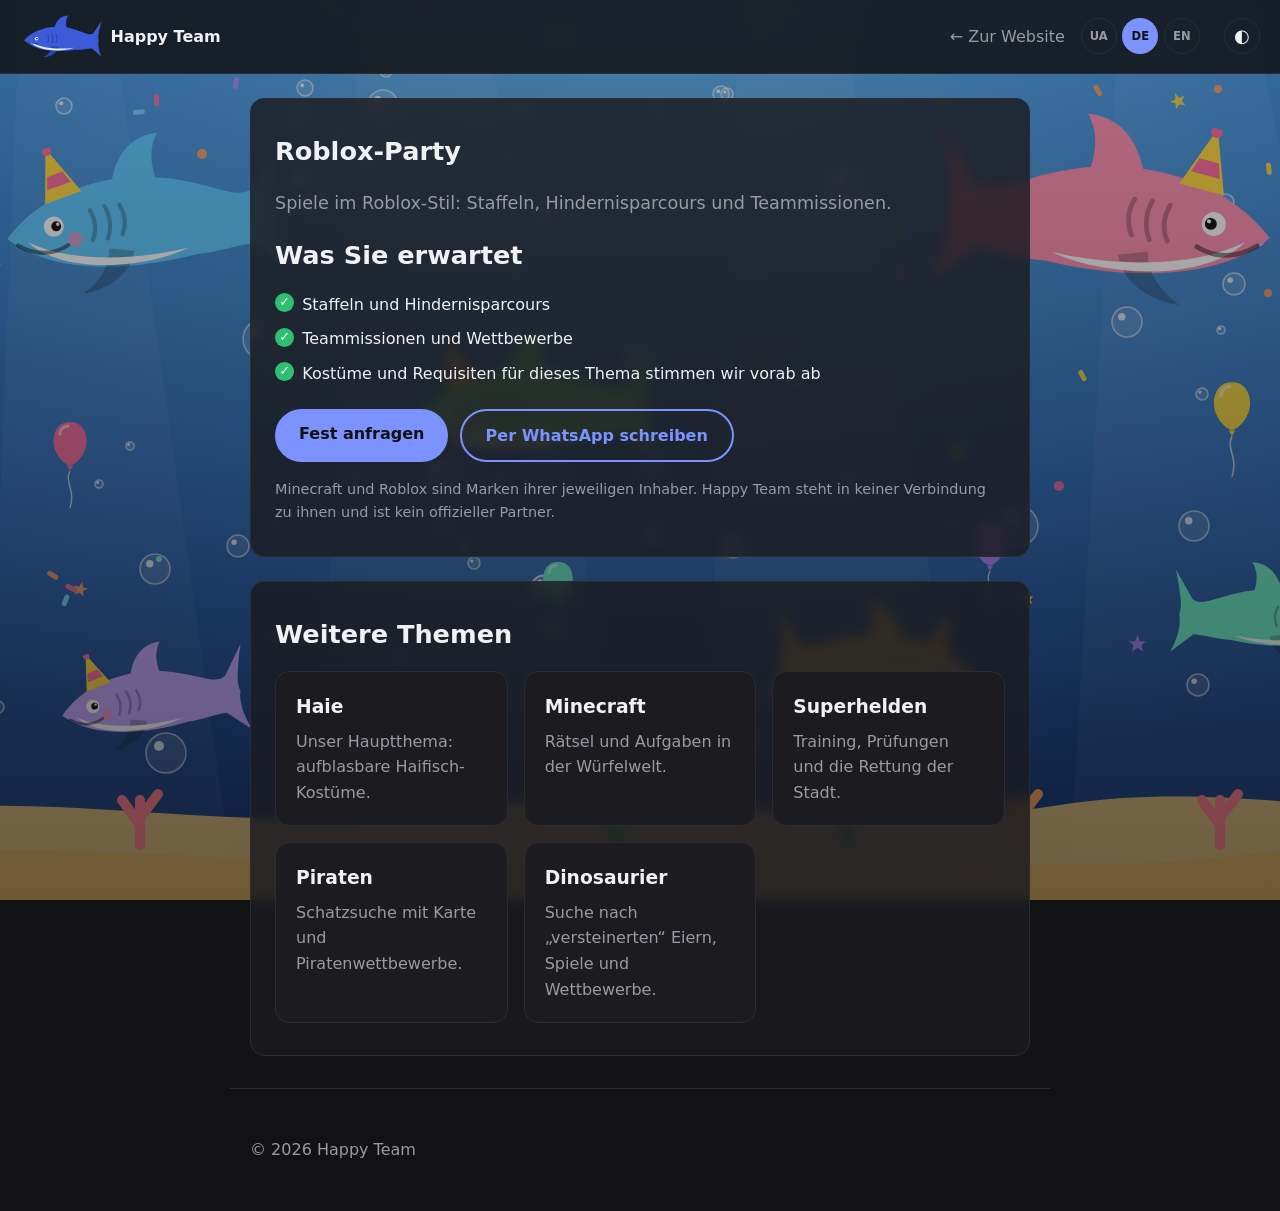
<file: theme-roblox.html>
<!doctype html>
<html lang="de" data-theme="dark" data-title-key="th.roblox.ptitle" data-desc-key="th.roblox.lead">
<head>
  <meta charset="utf-8">
  <meta name="viewport" content="width=device-width, initial-scale=1">
  <title>Roblox-Party für Kinder in Zürich | Happy Team</title>
  <meta name="description" content="Spiele im Roblox-Stil: Staffeln, Hindernisparcours und Teammissionen.">
  <meta property="og:title" content="Roblox-Party für Kinder in Zürich | Happy Team">
  <meta property="og:description" content="Spiele im Roblox-Stil: Staffeln, Hindernisparcours und Teammissionen.">
  <meta property="og:type" content="website">
  <meta property="og:url" content="https://anima-shark.github.io/theme-roblox.html">
  <meta property="og:image" content="https://anima-shark.github.io/og-image.png">
  <meta property="og:image:width" content="1200">
  <meta property="og:image:height" content="630">
  <meta name="twitter:card" content="summary_large_image">
  <link rel="canonical" href="https://anima-shark.github.io/theme-roblox.html">
  <link rel="alternate" hreflang="uk" href="https://anima-shark.github.io/theme-roblox.html?lang=uk">
  <link rel="alternate" hreflang="de" href="https://anima-shark.github.io/theme-roblox.html?lang=de">
  <link rel="alternate" hreflang="en" href="https://anima-shark.github.io/theme-roblox.html?lang=en">
  <link rel="alternate" hreflang="x-default" href="https://anima-shark.github.io/theme-roblox.html">
  <link rel="icon" type="image/svg+xml" href="logo.svg">
  <script>document.documentElement.classList.add("i18n-pending");setTimeout(function(){document.documentElement.classList.remove("i18n-pending")},2500)</script>
  <link rel="stylesheet" href="style.css?v=20261078">
</head>
<body>
  <header class="header">
    <a class="logo" href="index.html" aria-label="Zum Seitenanfang" data-i18n-aria="logo.aria">
      <img src="logo.svg" alt="Haifisch-Logo" data-i18n-alt="logo.alt" width="82" height="44">
      <span data-i18n="logo.text">Happy Team</span>
    </a>
    <nav class="nav" aria-label="Hauptnavigation" data-i18n-aria="nav.aria">
      <a href="index.html" data-i18n="game.back">← Zur Website</a>
    </nav>
    <div class="lang-switch" id="langSwitch" role="group" aria-label="Sprache">
      <button type="button" data-lang="uk" aria-pressed="false">UA</button>
      <button type="button" data-lang="de" aria-pressed="true">DE</button>
      <button type="button" data-lang="en" aria-pressed="false">EN</button>
    </div>
    <button class="theme-toggle" id="themeToggle" type="button" aria-label="Design wechseln" data-i18n-aria="theme.aria">◐</button>
  </header>

  <main id="top">
    <section class="section">
      <h1 class="game-title" data-i18n="th.roblox.title">Roblox-Party</h1>
      <p class="lead2" data-i18n="th.roblox.lead">Spiele im Roblox-Stil: Staffeln, Hindernisparcours und Teammissionen.</p>
      <h2 class="h2-small" data-i18n="th.included">Was Sie erwartet</h2>
      <ul class="checklist base">
            <li data-i18n="th.roblox.b1">Staffeln und Hindernisparcours</li>
            <li data-i18n="th.roblox.b2">Teammissionen und Wettbewerbe</li>
            <li data-i18n="th.roblox.b3">Kostüme und Requisiten für dieses Thema stimmen wir vorab ab</li>
      </ul>
      <div class="calc-actions">
        <a class="btn" href="index.html?theme=roblox#calc" data-i18n="th.cta.calc">Fest anfragen</a>
        <a class="btn btn-ghost" data-wa="380966218605" href="https://wa.me/380966218605" target="_blank" rel="noopener" data-i18n="th.cta.wa">Per WhatsApp schreiben</a>
      </div>
      <p class="price-note" data-i18n="th.legal">Minecraft und Roblox sind Marken ihrer jeweiligen Inhaber. Happy Team steht in keiner Verbindung zu ihnen und ist kein offizieller Partner.</p>
    </section>

    <section class="section">
      <h2 data-i18n="th.others">Weitere Themen</h2>
      <div class="cards">
          <a class="card" href="theme-shark.html">
            <h3 data-i18n="th.shark.name">Haie</h3>
            <p data-i18n="th.shark.card">Unser Hauptthema: aufblasbare Haifisch-Kostüme.</p>
          </a>
          <a class="card" href="theme-minecraft.html">
            <h3 data-i18n="th.minecraft.name">Minecraft</h3>
            <p data-i18n="th.minecraft.card">Rätsel und Aufgaben in der Würfelwelt.</p>
          </a>
          <a class="card" href="theme-superheroes.html">
            <h3 data-i18n="th.superheroes.name">Superhelden</h3>
            <p data-i18n="th.superheroes.card">Training, Prüfungen und die Rettung der Stadt.</p>
          </a>
          <a class="card" href="theme-pirates.html">
            <h3 data-i18n="th.pirates.name">Piraten</h3>
            <p data-i18n="th.pirates.card">Schatzsuche mit Karte und Piratenwettbewerbe.</p>
          </a>
          <a class="card" href="theme-dinosaurs.html">
            <h3 data-i18n="th.dinosaurs.name">Dinosaurier</h3>
            <p data-i18n="th.dinosaurs.card">Suche nach „versteinerten“ Eiern, Spiele und Wettbewerbe.</p>
          </a>
      </div>
    </section>
  </main>

  <footer class="footer">
    <p>© <span id="year"></span> <span data-i18n="footer.name">Happy Team</span></p>
  </footer>

  <script src="i18n.js?v=20261078"></script>
  <script src="page.js?v=20261078"></script>
</body>
</html>
</file>
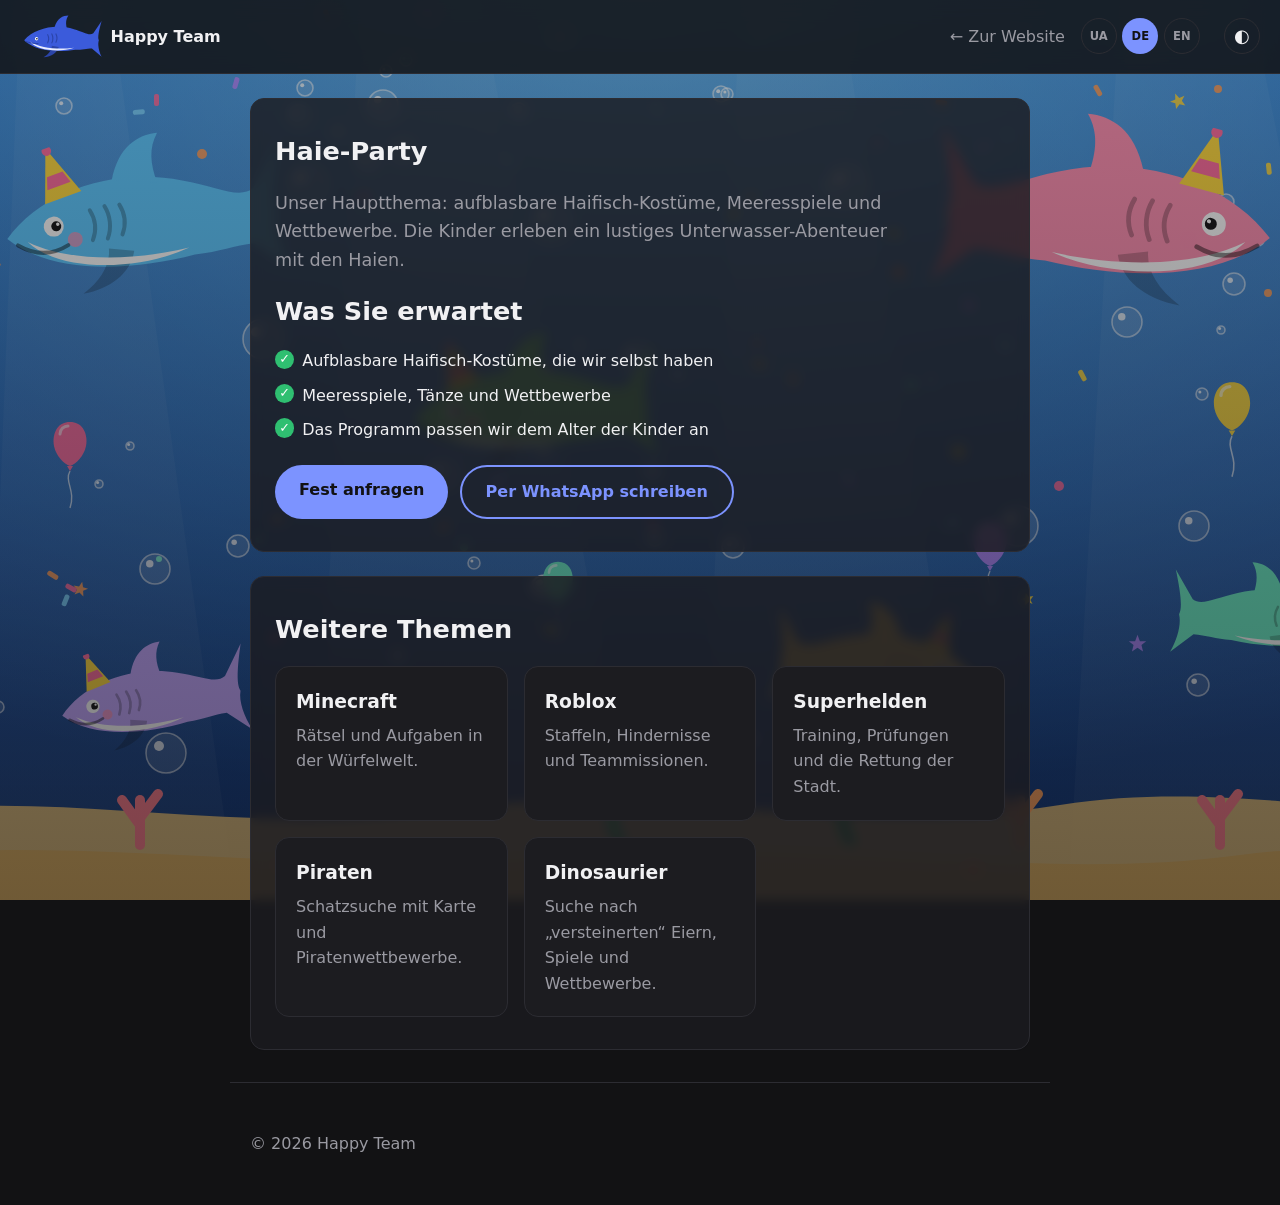
<file: theme-shark.html>
<!doctype html>
<html lang="de" data-theme="dark" data-title-key="th.shark.ptitle" data-desc-key="th.shark.lead">
<head>
  <meta charset="utf-8">
  <meta name="viewport" content="width=device-width, initial-scale=1">
  <title>Haie-Party für Kinder in Zürich | Happy Team</title>
  <meta name="description" content="Unser Hauptthema: aufblasbare Haifisch-Kostüme, Meeresspiele und Wettbewerbe. Die Kinder erleben ein lustiges Unterwasser-Abenteuer mit den Haien.">
  <meta property="og:title" content="Haie-Party für Kinder in Zürich | Happy Team">
  <meta property="og:description" content="Unser Hauptthema: aufblasbare Haifisch-Kostüme, Meeresspiele und Wettbewerbe. Die Kinder erleben ein lustiges Unterwasser-Abenteuer mit den Haien.">
  <meta property="og:type" content="website">
  <meta property="og:url" content="https://anima-shark.github.io/theme-shark.html">
  <meta property="og:image" content="https://anima-shark.github.io/og-image.png">
  <meta property="og:image:width" content="1200">
  <meta property="og:image:height" content="630">
  <meta name="twitter:card" content="summary_large_image">
  <link rel="canonical" href="https://anima-shark.github.io/theme-shark.html">
  <link rel="alternate" hreflang="uk" href="https://anima-shark.github.io/theme-shark.html?lang=uk">
  <link rel="alternate" hreflang="de" href="https://anima-shark.github.io/theme-shark.html?lang=de">
  <link rel="alternate" hreflang="en" href="https://anima-shark.github.io/theme-shark.html?lang=en">
  <link rel="alternate" hreflang="x-default" href="https://anima-shark.github.io/theme-shark.html">
  <link rel="icon" type="image/svg+xml" href="logo.svg">
  <script>document.documentElement.classList.add("i18n-pending");setTimeout(function(){document.documentElement.classList.remove("i18n-pending")},2500)</script>
  <link rel="stylesheet" href="style.css?v=20261078">
</head>
<body>
  <header class="header">
    <a class="logo" href="index.html" aria-label="Zum Seitenanfang" data-i18n-aria="logo.aria">
      <img src="logo.svg" alt="Haifisch-Logo" data-i18n-alt="logo.alt" width="82" height="44">
      <span data-i18n="logo.text">Happy Team</span>
    </a>
    <nav class="nav" aria-label="Hauptnavigation" data-i18n-aria="nav.aria">
      <a href="index.html" data-i18n="game.back">← Zur Website</a>
    </nav>
    <div class="lang-switch" id="langSwitch" role="group" aria-label="Sprache">
      <button type="button" data-lang="uk" aria-pressed="false">UA</button>
      <button type="button" data-lang="de" aria-pressed="true">DE</button>
      <button type="button" data-lang="en" aria-pressed="false">EN</button>
    </div>
    <button class="theme-toggle" id="themeToggle" type="button" aria-label="Design wechseln" data-i18n-aria="theme.aria">◐</button>
  </header>

  <main id="top">
    <section class="section">
      <h1 class="game-title" data-i18n="th.shark.title">Haie-Party</h1>
      <p class="lead2" data-i18n="th.shark.lead">Unser Hauptthema: aufblasbare Haifisch-Kostüme, Meeresspiele und Wettbewerbe. Die Kinder erleben ein lustiges Unterwasser-Abenteuer mit den Haien.</p>
      <h2 class="h2-small" data-i18n="th.included">Was Sie erwartet</h2>
      <ul class="checklist base">
            <li data-i18n="th.shark.b1">Aufblasbare Haifisch-Kostüme, die wir selbst haben</li>
            <li data-i18n="th.shark.b2">Meeresspiele, Tänze und Wettbewerbe</li>
            <li data-i18n="th.shark.b3">Das Programm passen wir dem Alter der Kinder an</li>
      </ul>
      <div class="calc-actions">
        <a class="btn" href="index.html?theme=shark#calc" data-i18n="th.cta.calc">Fest anfragen</a>
        <a class="btn btn-ghost" data-wa="380966218605" href="https://wa.me/380966218605" target="_blank" rel="noopener" data-i18n="th.cta.wa">Per WhatsApp schreiben</a>
      </div>
    </section>

    <section class="section">
      <h2 data-i18n="th.others">Weitere Themen</h2>
      <div class="cards">
          <a class="card" href="theme-minecraft.html">
            <h3 data-i18n="th.minecraft.name">Minecraft</h3>
            <p data-i18n="th.minecraft.card">Rätsel und Aufgaben in der Würfelwelt.</p>
          </a>
          <a class="card" href="theme-roblox.html">
            <h3 data-i18n="th.roblox.name">Roblox</h3>
            <p data-i18n="th.roblox.card">Staffeln, Hindernisse und Teammissionen.</p>
          </a>
          <a class="card" href="theme-superheroes.html">
            <h3 data-i18n="th.superheroes.name">Superhelden</h3>
            <p data-i18n="th.superheroes.card">Training, Prüfungen und die Rettung der Stadt.</p>
          </a>
          <a class="card" href="theme-pirates.html">
            <h3 data-i18n="th.pirates.name">Piraten</h3>
            <p data-i18n="th.pirates.card">Schatzsuche mit Karte und Piratenwettbewerbe.</p>
          </a>
          <a class="card" href="theme-dinosaurs.html">
            <h3 data-i18n="th.dinosaurs.name">Dinosaurier</h3>
            <p data-i18n="th.dinosaurs.card">Suche nach „versteinerten“ Eiern, Spiele und Wettbewerbe.</p>
          </a>
      </div>
    </section>
  </main>

  <footer class="footer">
    <p>© <span id="year"></span> <span data-i18n="footer.name">Happy Team</span></p>
  </footer>

  <script src="i18n.js?v=20261078"></script>
  <script src="page.js?v=20261078"></script>
</body>
</html>
</file>
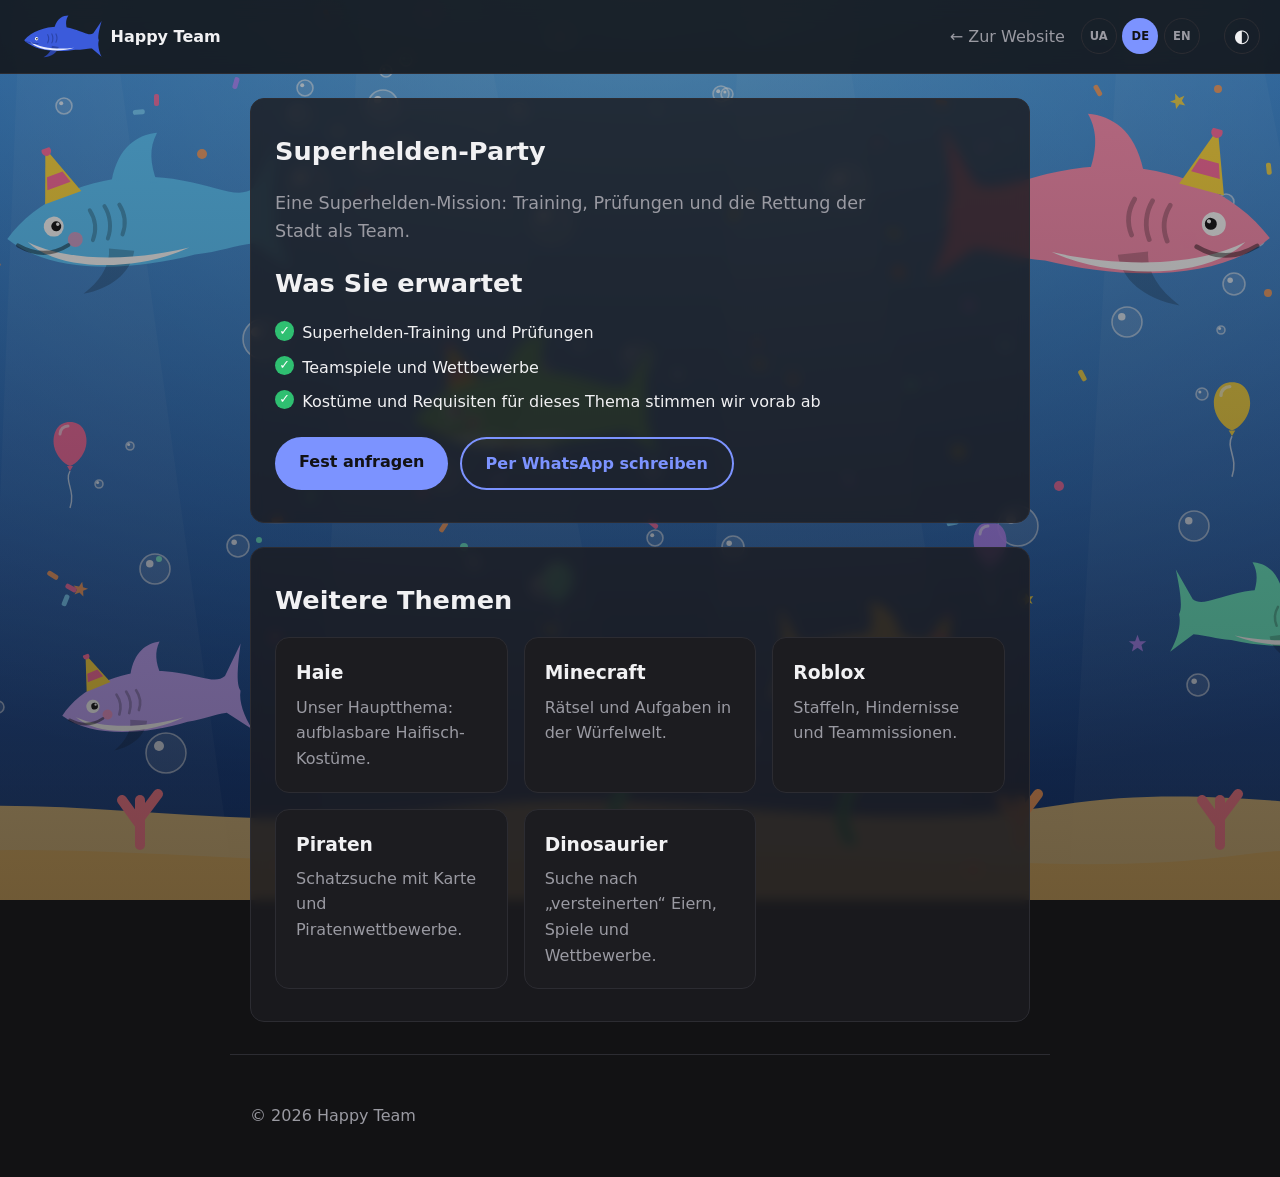
<file: theme-superheroes.html>
<!doctype html>
<html lang="de" data-theme="dark" data-title-key="th.superheroes.ptitle" data-desc-key="th.superheroes.lead">
<head>
  <meta charset="utf-8">
  <meta name="viewport" content="width=device-width, initial-scale=1">
  <title>Superhelden-Party für Kinder in Zürich | Happy Team</title>
  <meta name="description" content="Eine Superhelden-Mission: Training, Prüfungen und die Rettung der Stadt als Team.">
  <meta property="og:title" content="Superhelden-Party für Kinder in Zürich | Happy Team">
  <meta property="og:description" content="Eine Superhelden-Mission: Training, Prüfungen und die Rettung der Stadt als Team.">
  <meta property="og:type" content="website">
  <meta property="og:url" content="https://anima-shark.github.io/theme-superheroes.html">
  <meta property="og:image" content="https://anima-shark.github.io/og-image.png">
  <meta property="og:image:width" content="1200">
  <meta property="og:image:height" content="630">
  <meta name="twitter:card" content="summary_large_image">
  <link rel="canonical" href="https://anima-shark.github.io/theme-superheroes.html">
  <link rel="alternate" hreflang="uk" href="https://anima-shark.github.io/theme-superheroes.html?lang=uk">
  <link rel="alternate" hreflang="de" href="https://anima-shark.github.io/theme-superheroes.html?lang=de">
  <link rel="alternate" hreflang="en" href="https://anima-shark.github.io/theme-superheroes.html?lang=en">
  <link rel="alternate" hreflang="x-default" href="https://anima-shark.github.io/theme-superheroes.html">
  <link rel="icon" type="image/svg+xml" href="logo.svg">
  <script>document.documentElement.classList.add("i18n-pending");setTimeout(function(){document.documentElement.classList.remove("i18n-pending")},2500)</script>
  <link rel="stylesheet" href="style.css?v=20261078">
</head>
<body>
  <header class="header">
    <a class="logo" href="index.html" aria-label="Zum Seitenanfang" data-i18n-aria="logo.aria">
      <img src="logo.svg" alt="Haifisch-Logo" data-i18n-alt="logo.alt" width="82" height="44">
      <span data-i18n="logo.text">Happy Team</span>
    </a>
    <nav class="nav" aria-label="Hauptnavigation" data-i18n-aria="nav.aria">
      <a href="index.html" data-i18n="game.back">← Zur Website</a>
    </nav>
    <div class="lang-switch" id="langSwitch" role="group" aria-label="Sprache">
      <button type="button" data-lang="uk" aria-pressed="false">UA</button>
      <button type="button" data-lang="de" aria-pressed="true">DE</button>
      <button type="button" data-lang="en" aria-pressed="false">EN</button>
    </div>
    <button class="theme-toggle" id="themeToggle" type="button" aria-label="Design wechseln" data-i18n-aria="theme.aria">◐</button>
  </header>

  <main id="top">
    <section class="section">
      <h1 class="game-title" data-i18n="th.superheroes.title">Superhelden-Party</h1>
      <p class="lead2" data-i18n="th.superheroes.lead">Eine Superhelden-Mission: Training, Prüfungen und die Rettung der Stadt als Team.</p>
      <h2 class="h2-small" data-i18n="th.included">Was Sie erwartet</h2>
      <ul class="checklist base">
            <li data-i18n="th.superheroes.b1">Superhelden-Training und Prüfungen</li>
            <li data-i18n="th.superheroes.b2">Teamspiele und Wettbewerbe</li>
            <li data-i18n="th.superheroes.b3">Kostüme und Requisiten für dieses Thema stimmen wir vorab ab</li>
      </ul>
      <div class="calc-actions">
        <a class="btn" href="index.html?theme=superheroes#calc" data-i18n="th.cta.calc">Fest anfragen</a>
        <a class="btn btn-ghost" data-wa="380966218605" href="https://wa.me/380966218605" target="_blank" rel="noopener" data-i18n="th.cta.wa">Per WhatsApp schreiben</a>
      </div>
    </section>

    <section class="section">
      <h2 data-i18n="th.others">Weitere Themen</h2>
      <div class="cards">
          <a class="card" href="theme-shark.html">
            <h3 data-i18n="th.shark.name">Haie</h3>
            <p data-i18n="th.shark.card">Unser Hauptthema: aufblasbare Haifisch-Kostüme.</p>
          </a>
          <a class="card" href="theme-minecraft.html">
            <h3 data-i18n="th.minecraft.name">Minecraft</h3>
            <p data-i18n="th.minecraft.card">Rätsel und Aufgaben in der Würfelwelt.</p>
          </a>
          <a class="card" href="theme-roblox.html">
            <h3 data-i18n="th.roblox.name">Roblox</h3>
            <p data-i18n="th.roblox.card">Staffeln, Hindernisse und Teammissionen.</p>
          </a>
          <a class="card" href="theme-pirates.html">
            <h3 data-i18n="th.pirates.name">Piraten</h3>
            <p data-i18n="th.pirates.card">Schatzsuche mit Karte und Piratenwettbewerbe.</p>
          </a>
          <a class="card" href="theme-dinosaurs.html">
            <h3 data-i18n="th.dinosaurs.name">Dinosaurier</h3>
            <p data-i18n="th.dinosaurs.card">Suche nach „versteinerten“ Eiern, Spiele und Wettbewerbe.</p>
          </a>
      </div>
    </section>
  </main>

  <footer class="footer">
    <p>© <span id="year"></span> <span data-i18n="footer.name">Happy Team</span></p>
  </footer>

  <script src="i18n.js?v=20261078"></script>
  <script src="page.js?v=20261078"></script>
</body>
</html>
</file>
<file: style.css>
:root {
  --bg: #fafaf8;
  --surface: #ffffff;
  --text: #1c1c1e;
  --muted: #6b6b70;
  --accent: #3b5bdb;
  --border: #e4e4e0;
  --radius: 14px;
  --max: 820px;
}

:root[data-theme="dark"] {
  --bg: #121214;
  --surface: #1c1c20;
  --text: #f1f1f3;
  --muted: #9a9aa2;
  --accent: #7c93ff;
  --border: #2c2c32;
}

* { box-sizing: border-box; }

html { scroll-behavior: smooth; }

:root[data-theme="light"] body {
  background-image:
    linear-gradient(color-mix(in srgb, var(--bg) 6%, transparent), color-mix(in srgb, var(--bg) 16%, transparent)),
    url("bg-light.svg");
}

body {
  margin: 0;
  background-color: var(--bg);
  background-image:
    linear-gradient(color-mix(in srgb, var(--bg) 30%, transparent), color-mix(in srgb, var(--bg) 55%, transparent)),
    url("bg.svg");
  background-size: cover;
  background-position: center;
  background-attachment: fixed;
  color: var(--text);
  font-family: system-ui, -apple-system, "Segoe UI", Roboto, sans-serif;
  line-height: 1.6;
  transition: background .3s, color .3s;
}

a { color: var(--accent); text-decoration: none; }
a:hover { text-decoration: underline; }

.header {
  position: sticky;
  top: 0;
  z-index: 10;
  display: flex;
  align-items: center;
  gap: 1.5rem;
  padding: .9rem 1.25rem;
  background: color-mix(in srgb, var(--bg) 85%, transparent);
  backdrop-filter: blur(10px);
  border-bottom: 1px solid var(--border);
}

.logo { display: flex; align-items: center; gap: .5rem; font-weight: 700; color: var(--text); }
.logo:hover { text-decoration: none; }
.logo img { display: block; height: 44px; width: auto; }
.nav { display: flex; gap: 1.25rem; margin-left: auto; }
.nav a { color: var(--muted); white-space: nowrap; }
.nav a:hover { color: var(--text); text-decoration: none; }

.theme-toggle {
  background: none;
  border: 1px solid var(--border);
  color: var(--text);
  width: 36px;
  height: 36px;
  border-radius: 50%;
  font-size: 1.1rem;
  cursor: pointer;
}

main, .footer { max-width: var(--max); margin: 0 auto; padding: 0 1.25rem; }

.hero {
  margin: 4rem 0 1.5rem;
  padding: 2.5rem 1.5rem 3rem;
  background: color-mix(in srgb, var(--surface) 82%, transparent);
  backdrop-filter: blur(6px);
  border: 1px solid var(--border);
  border-radius: var(--radius);
}
.eyebrow { color: var(--accent); font-weight: 600; margin: 0; }
.hero h1 { font-size: clamp(2.4rem, 8vw, 4rem); line-height: 1.1; margin: .3rem 0 1rem; }
.lead { font-size: 1.2rem; color: var(--muted); max-width: 36rem; }

.btn {
  display: inline-block;
  margin-top: 1rem;
  padding: .75rem 1.5rem;
  background: var(--accent);
  color: #fff;
  border-radius: 999px;
  font-weight: 600;
  transition: transform .2s;
}
.btn:hover { transform: translateY(-2px); text-decoration: none; }
:root[data-theme="dark"] .btn { color: #121214; }

.section {
  margin: 1.5rem 0;
  padding: 2rem 1.5rem;
  scroll-margin-top: 4rem;
  background: color-mix(in srgb, var(--surface) 82%, transparent);
  backdrop-filter: blur(6px);
  border: 1px solid var(--border);
  border-radius: var(--radius);
}
.section h2 { font-size: 1.6rem; margin: 0 0 1rem; }

.cards { display: grid; gap: 1rem; grid-template-columns: repeat(auto-fit, minmax(220px, 1fr)); }
.card {
  background: var(--surface);
  border: 1px solid var(--border);
  border-radius: var(--radius);
  padding: 1.25rem;
}
.card h3 { margin: 0 0 .4rem; }
.card p { margin: 0; color: var(--muted); }

.contacts { list-style: none; padding: 0; margin: 0; display: grid; gap: .6rem; }
.contacts li { display: flex; gap: 1rem; border-bottom: 1px solid var(--border); padding-bottom: .6rem; }
.contacts span { color: var(--muted); min-width: 6rem; }

.footer { margin-top: 2rem; padding-top: 2rem; padding-bottom: 2rem; color: var(--muted); border-top: 1px solid var(--border); }

.reveal { opacity: 0; transform: translateY(16px); transition: opacity .6s, transform .6s; }
.reveal.visible { opacity: 1; transform: none; }

@media (max-width: 520px) {
  .header { gap: .75rem; padding-inline: .9rem; }
  .nav { gap: .7rem; font-size: .85rem; }
  .logo span { display: none; }
  .hero { margin-top: 2rem; }
}

@media (prefers-reduced-motion: reduce) {
  html { scroll-behavior: auto; }
  .reveal { opacity: 1; transform: none; transition: none; }
}

.bubbles {
  --bubble-rim: rgba(255, 255, 255, .75);
  --bubble-shine: rgba(255, 255, 255, .95);
  --bubble-fill: rgba(255, 255, 255, .14);
  position: fixed;
  inset: 0;
  z-index: 5;
  overflow: hidden;
  pointer-events: none;
}

:root[data-theme="light"] .bubbles {
  --bubble-rim: rgba(36, 150, 240, .8);
  --bubble-shine: rgba(190, 230, 255, .95);
  --bubble-fill: rgba(90, 190, 255, .22);
}

.bubble {
  position: absolute;
  bottom: -80px;
  border-radius: 50%;
  background: radial-gradient(circle at 30% 30%, var(--bubble-shine) 0 12%, var(--bubble-fill) 45%, transparent 100%);
  border: 1.5px solid var(--bubble-rim);
  opacity: 0;
  animation: rise var(--dur) ease-in var(--delay) forwards;
}

@keyframes rise {
  0%   { transform: translate(0, 0); opacity: 0; }
  8%   { opacity: .95; }
  25%  { transform: translate(var(--sway), -28vh); }
  50%  { transform: translate(calc(var(--sway) * -1), -58vh); }
  75%  { transform: translate(var(--sway), -88vh); opacity: .9; }
  100% { transform: translate(calc(var(--sway) * -.5), -125vh); opacity: 0; }
}

@media (prefers-reduced-motion: reduce) {
  .bubbles { display: none; }
}

#musicToggle { position: relative; margin-left: -.75rem; }
#musicToggle[aria-pressed="true"] { background: var(--accent); color: #fff; border-color: transparent; }
:root[data-theme="dark"] #musicToggle[aria-pressed="true"] { color: #121214; }
#musicToggle[aria-pressed="false"]::after {
  content: "";
  position: absolute;
  inset: 50% 22% auto;
  height: 2px;
  background: currentColor;
  transform: rotate(-45deg);
}

:root {
  --pop-rim: rgba(255, 255, 255, .8);
  --pop-shine: rgba(255, 255, 255, .95);
  --pop-fill: rgba(255, 255, 255, .16);
}

:root[data-theme="light"] {
  --pop-rim: rgba(36, 150, 240, .85);
  --pop-shine: rgba(190, 230, 255, .95);
  --pop-fill: rgba(90, 190, 255, .25);
}

.pop-bubble {
  position: fixed;
  z-index: 20;
  width: var(--size);
  height: var(--size);
  margin: calc(var(--size) / -2) 0 0 calc(var(--size) / -2);
  border-radius: 50%;
  background: radial-gradient(circle at 30% 30%, var(--pop-shine) 0 14%, var(--pop-fill) 50%, transparent 100%);
  border: 1.5px solid var(--pop-rim);
  pointer-events: none;
  animation: pop-rise var(--dur) ease-out forwards;
}

@keyframes pop-rise {
  0%   { transform: translate(0, 0) scale(.4); opacity: 0; }
  15%  { opacity: 1; }
  60%  { transform: translate(var(--dx), calc(var(--dy) * .6)) scale(1); opacity: .9; }
  100% { transform: translate(calc(var(--dx) * 1.3), var(--dy)) scale(1.05); opacity: 0; }
}

@media (prefers-reduced-motion: reduce) {
  .pop-bubble { display: none; }
}

html, body { cursor: url("submarine.svg") 5 19, auto; }
a, button { cursor: url("submarine.svg") 5 19, pointer; }

body {
  -webkit-user-select: none;
  user-select: none;
}

.contacts {
  -webkit-user-select: text;
  user-select: text;
}

img { -webkit-user-drag: none; user-drag: none; }

.card-note { font-size: .9rem; margin-bottom: .8rem !important; }

.checklist { list-style: none; margin: 0; padding: 0; display: grid; gap: .55rem; }
.checklist li { position: relative; padding-left: 1.7rem; }
.checklist li::before {
  position: absolute;
  left: 0;
  top: .1em;
  width: 1.2rem;
  height: 1.2rem;
  display: grid;
  place-items: center;
  border-radius: 50%;
  font-size: .8rem;
  font-weight: 700;
  line-height: 1;
}
.checklist.base li::before { content: "✓"; background: #2fbf71; color: #fff; }
.checklist.extra li::before { content: "+"; background: #ffb020; color: #1c1c1e; }

.price-note { margin: 1rem 0 0; color: var(--muted); font-size: .9rem; }

.contacts .v { color: inherit; min-width: 0; }

.lang-switch {
  display: flex;
  gap: .35rem;
  margin-left: -.5rem;
}
.lang-switch button {
  width: 36px;
  height: 36px;
  padding: 0;
  display: grid;
  place-items: center;
  background: none;
  border: 1px solid var(--border);
  border-radius: 50%;
  color: var(--muted);
  font: inherit;
  font-size: .72rem;
  font-weight: 700;
  letter-spacing: .02em;
  cursor: inherit;
}
.lang-switch button[aria-pressed="true"] { background: var(--accent); color: #fff; border-color: transparent; }
:root[data-theme="dark"] .lang-switch button[aria-pressed="true"] { color: #121214; }

@media (max-width: 520px) {
  .header { gap: .5rem; }
  .nav { gap: .55rem; font-size: .8rem; }
  .theme-toggle { width: 32px; height: 32px; font-size: 1rem; }
  #musicToggle, .lang-switch { margin-left: 0; }
  .logo img { height: 36px; }
}

@media (max-width: 520px) {
  .header { flex-wrap: wrap; row-gap: .35rem; }
  .logo { margin-right: auto; }
  .nav { order: 3; width: 100%; margin-left: 0; justify-content: space-between; font-size: .85rem; }
  .section { scroll-margin-top: 6.5rem; }
  .hero h1 { font-size: clamp(1.5rem, 7.6vw, 2.4rem); overflow-wrap: anywhere; }
}

.contacts li { flex-wrap: wrap; gap: .15rem 1rem; }
.contacts a { overflow-wrap: anywhere; min-width: 0; }
@media (max-width: 520px) {
  .contacts span { min-width: 5rem; }
}

@media (max-width: 520px) {
  .lang-switch { gap: .3rem; }
  .lang-switch button { width: 32px; height: 32px; font-size: .68rem; }
}

.wa-fab {
  position: fixed;
  right: 1rem;
  bottom: 1rem;
  z-index: 15;
  width: 56px;
  height: 56px;
  display: grid;
  place-items: center;
  border-radius: 50%;
  background: #25d366;
  color: #fff;
  box-shadow: 0 6px 18px rgba(0, 0, 0, .35);
  transition: transform .2s;
}
.wa-fab:hover { transform: scale(1.08); text-decoration: none; }
.wa-fab svg { width: 30px; height: 30px; }

.tg-fab { background: #26a5e4; bottom: calc(1rem + 56px + .75rem); }

.steps { list-style: none; margin: 0; padding: 0; display: grid; gap: 1rem; counter-reset: step; }
.steps li { position: relative; padding-left: 3rem; counter-increment: step; }
.steps li::before {
  content: counter(step);
  position: absolute;
  left: 0;
  top: 0;
  width: 2.2rem;
  height: 2.2rem;
  display: grid;
  place-items: center;
  border-radius: 50%;
  background: var(--accent);
  color: #fff;
  font-weight: 700;
}
:root[data-theme="dark"] .steps li::before { color: #121214; }
.steps p { margin: .2rem 0 0; color: var(--muted); }

.card.wide { grid-column: 1 / -1; }

.game-title { font-size: 1.6rem; margin: 0 0 .4rem; }
.hud { display: flex; flex-wrap: wrap; gap: .6rem; margin: .9rem 0; }
.hud div {
  flex: 1 1 90px;
  display: flex;
  justify-content: space-between;
  gap: .5rem;
  padding: .45rem .8rem;
  background: color-mix(in srgb, var(--surface) 70%, transparent);
  border: 1px solid var(--border);
  border-radius: var(--radius);
}
.hud span { color: var(--muted); }
.hud b { font-variant-numeric: tabular-nums; }
.stage {
  position: relative;
  aspect-ratio: 8 / 5;
  overflow: hidden;
  border: 1px solid var(--border);
  border-radius: var(--radius);
  background: #0c2d6b;
}
.stage canvas { display: block; width: 100%; height: 100%; touch-action: none; }
.overlay {
  position: absolute;
  inset: 0;
  display: grid;
  place-content: center;
  justify-items: center;
  gap: .7rem;
  padding: 1rem;
  text-align: center;
  color: #fff;
  background: rgba(5, 20, 50, .6);
}
.overlay[hidden] { display: none; }
.overlay h2 { margin: 0; font-size: 1.5rem; }
.overlay p { margin: 0; max-width: 28rem; white-space: pre-line; }
button.btn { border: 0; font: inherit; font-weight: 600; cursor: inherit; }
.section .btn { margin-top: .6rem; }

/* у грі курсор: приціл над полем, звичайний над кнопками */
.stage, .stage * { cursor: default; }
.stage canvas { cursor: url("crosshair.svg") 22 22, crosshair; }
.stage .btn { cursor: pointer; }

.ig-fab {
  background: linear-gradient(45deg, #f9ce34 0%, #ee2a7b 55%, #6228d7 100%);
  bottom: calc(1rem + 2 * (56px + .75rem));
}

@media (max-width: 360px) {
  .header { gap: .35rem; padding-inline: .7rem; }
  .logo img { height: 30px; }
  .theme-toggle { width: 28px; height: 28px; font-size: .9rem; }
  .lang-switch { gap: .2rem; }
  .lang-switch button { width: 28px; height: 28px; font-size: .62rem; }
}

.goal { margin: .2rem 0 .4rem; font-weight: 600; color: var(--accent); }
#discountBtn[hidden] { display: none; }

.card .price { margin: .8rem 0 0; font-weight: 600; color: var(--accent); }

.i18n-pending body { visibility: hidden; }

/* калькулятор, теми, посилання-картки */
input, select, textarea { -webkit-user-select: text; user-select: text; }
.calc-form { display: grid; grid-template-columns: repeat(2, 1fr); gap: .9rem 1rem; margin-top: 1rem; }
.field { display: flex; flex-direction: column; gap: .3rem; font-size: .9rem; color: var(--muted); border: 0; padding: 0; margin: 0; min-width: 0; }
.field input, .field select {
  font: inherit;
  color: var(--text);
  background: color-mix(in srgb, var(--surface) 88%, transparent);
  border: 1px solid var(--border);
  border-radius: 10px;
  padding: .55rem .7rem;
  min-height: 42px;
}
.field input:focus, .field select:focus { outline: 2px solid var(--accent); outline-offset: 1px; }
.extras { grid-column: 1 / -1; flex-direction: row; flex-wrap: wrap; gap: .5rem 1.4rem; align-items: center; }
.extras legend { padding: 0; margin-bottom: .3rem; }
.check { display: flex; align-items: center; gap: .5rem; color: var(--text); font-size: 1rem; }
.check input { width: 1.2rem; height: 1.2rem; min-height: 0; accent-color: var(--accent); }
.calc-result { margin: 1.2rem 0 .3rem; font-size: 1.1rem; }
.calc-result strong { display: block; font-size: 2rem; color: var(--accent); }
.calc-actions { display: flex; flex-wrap: wrap; gap: .7rem; margin-top: .8rem; }
.btn-ghost { background: transparent; color: var(--accent); border: 2px solid var(--accent); }
:root[data-theme="dark"] .btn-ghost { color: var(--accent); }
a.card { display: block; color: inherit; transition: transform .2s, border-color .2s; }
a.card:hover { transform: translateY(-3px); border-color: var(--accent); text-decoration: none; }
.lead2 { font-size: 1.1rem; color: var(--muted); max-width: 40rem; }
.h2-small { font-size: 1.2rem; margin: 1.4rem 0 .6rem; }
@media (max-width: 560px) { .calc-form { grid-template-columns: 1fr; } .extras { grid-column: auto; } }
.date-hint { font-size: .78rem; color: var(--muted); }
.date-hint.bad { color: #ff6b6b; font-weight: 600; }
.cal-wrap { position: relative; }
#cDate { cursor: pointer; }
.cal-pop { position: absolute; z-index: 30; top: 100%; left: 0; width: min(310px, 92vw); margin-top: .3rem; padding: .7rem; border-radius: 14px; background: var(--surface); border: 1px solid var(--accent); box-shadow: 0 10px 30px rgba(0,0,0,.45); color: var(--text, #fff); }
.cal-pop[hidden] { display: none; }
.cal-head { display: flex; align-items: center; justify-content: space-between; margin-bottom: .5rem; text-transform: capitalize; }
.cal-nav { width: 32px; height: 32px; border-radius: 50%; border: 1px solid var(--accent); background: transparent; color: inherit; font-size: 1.2rem; cursor: pointer; }
.cal-nav[aria-disabled] { opacity: .3; cursor: default; }
.cal-grid { display: grid; grid-template-columns: repeat(7, 1fr); gap: 3px; text-align: center; }
.cal-grid i { font-style: normal; font-size: .72rem; opacity: .6; }
.cal-day { aspect-ratio: 1; border: 0; border-radius: 8px; font: inherit; font-size: .9rem; color: inherit; background: transparent; cursor: pointer; padding: 0; }
.cal-day.ok { background: color-mix(in srgb, var(--accent) 22%, transparent); font-weight: 700; }
.cal-day.ok:hover { background: var(--accent); color: #fff; }
.cal-day.no { opacity: .6; color: #ff6b6b; cursor: not-allowed; }
.cal-day.no:hover { opacity: .6; }
.cal-day.shake { opacity: 1; animation: calshake .3s 2; }
@keyframes calshake { 25% { transform: translateX(-3px); } 75% { transform: translateX(3px); } }
.team { list-style: none; margin: 1rem 0 0; padding: 0; display: grid; grid-template-columns: repeat(4, 1fr); gap: 1rem; }
.team li { text-align: center; }
.team img { width: 100%; height: auto; aspect-ratio: 1; object-fit: cover; border-radius: 50%; border: 3px solid var(--accent); display: block; }
.team span { display: block; margin-top: .6rem; font-weight: 700; }
@media (max-width: 640px) { .team { grid-template-columns: repeat(2, 1fr); } }
.quote { margin: .2rem 0 1rem; padding: .2rem 0 .2rem 1rem; border-left: 4px solid var(--accent); font-size: 1.2rem; font-style: italic; font-weight: 600; line-height: 1.45; }
</file>
